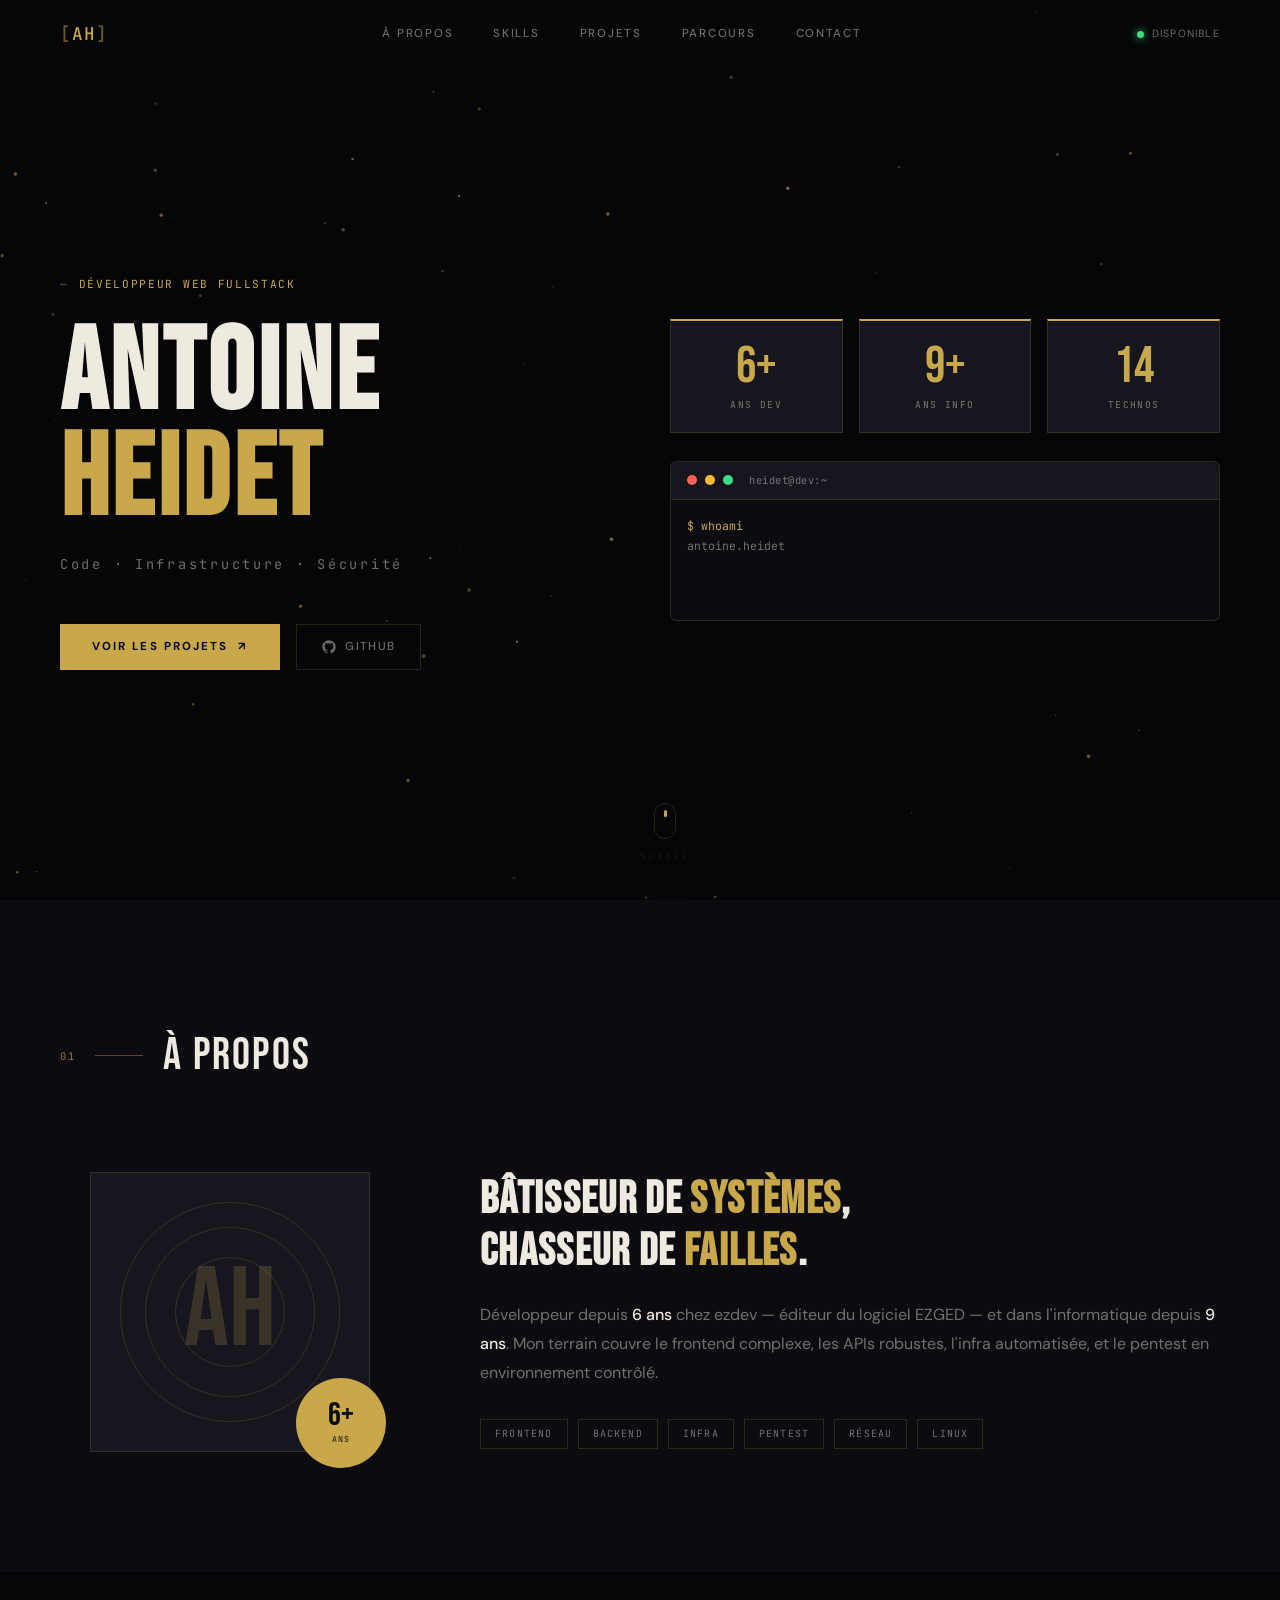
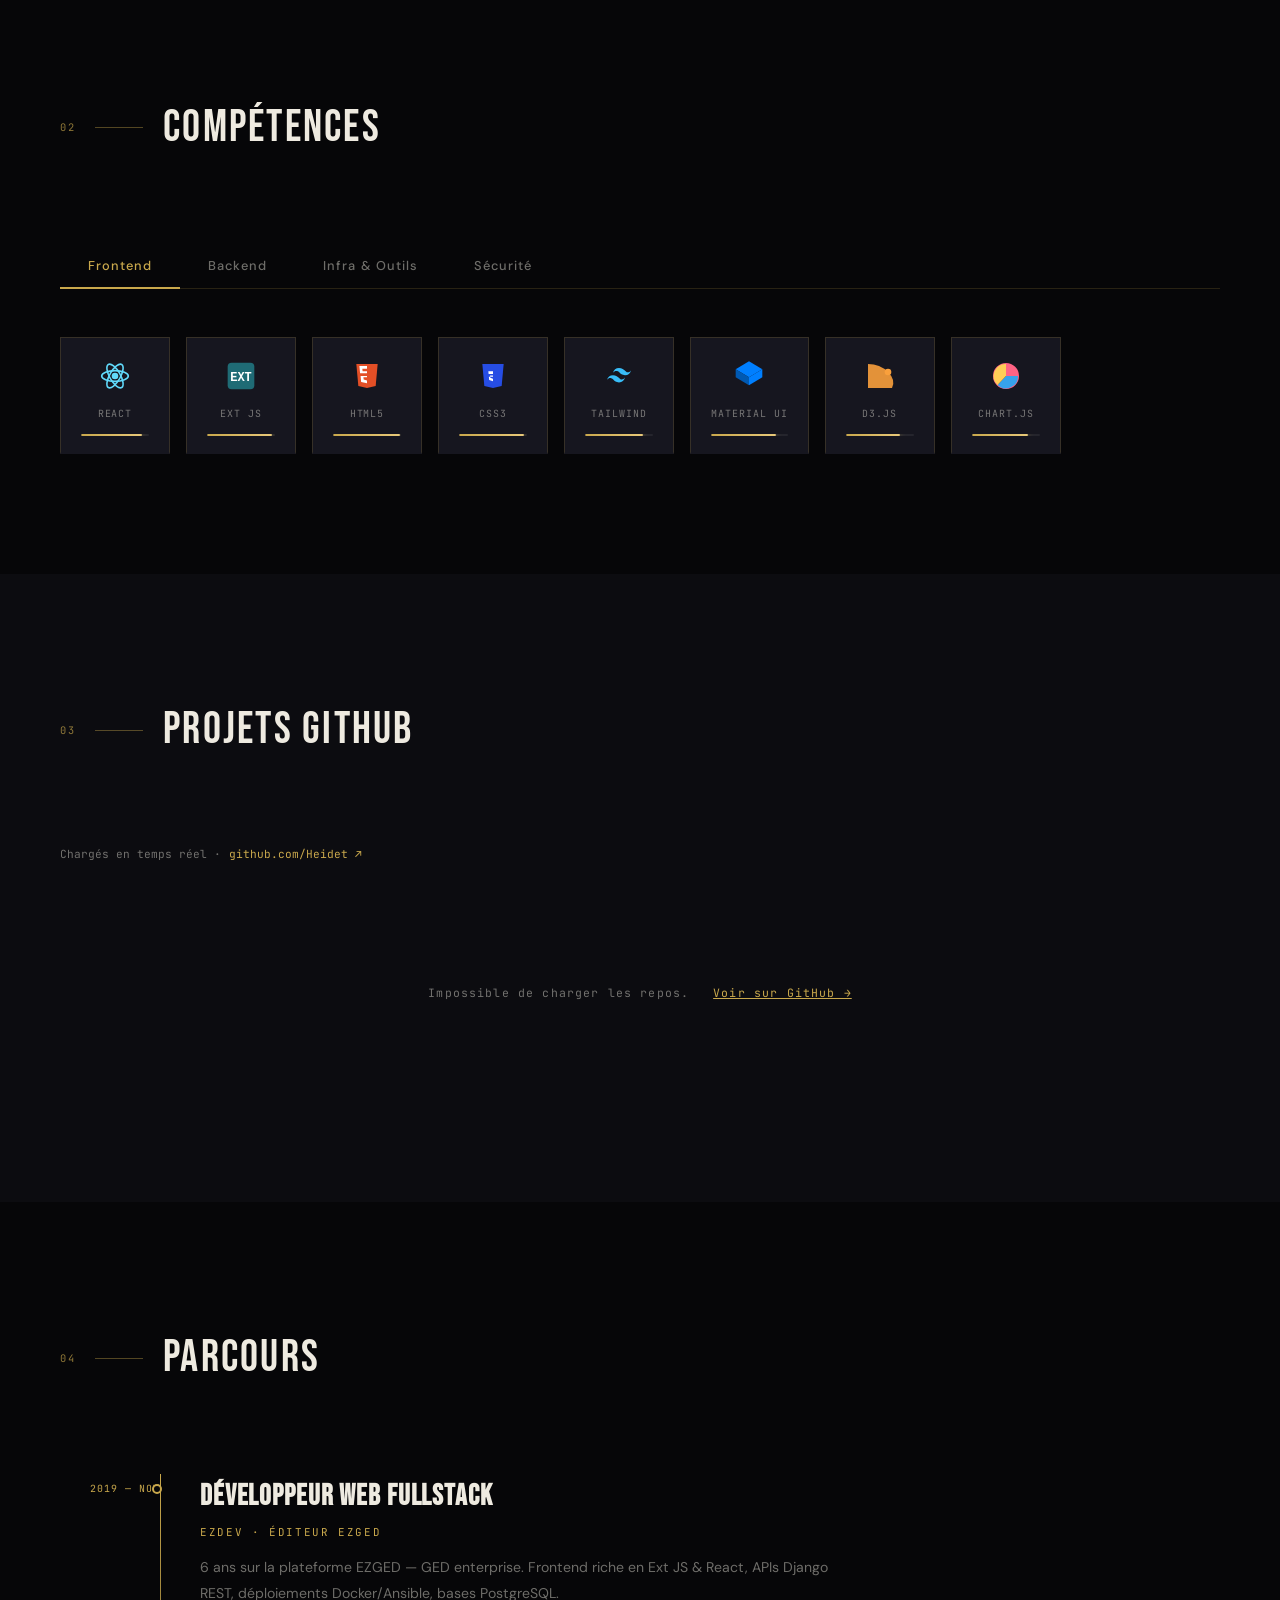
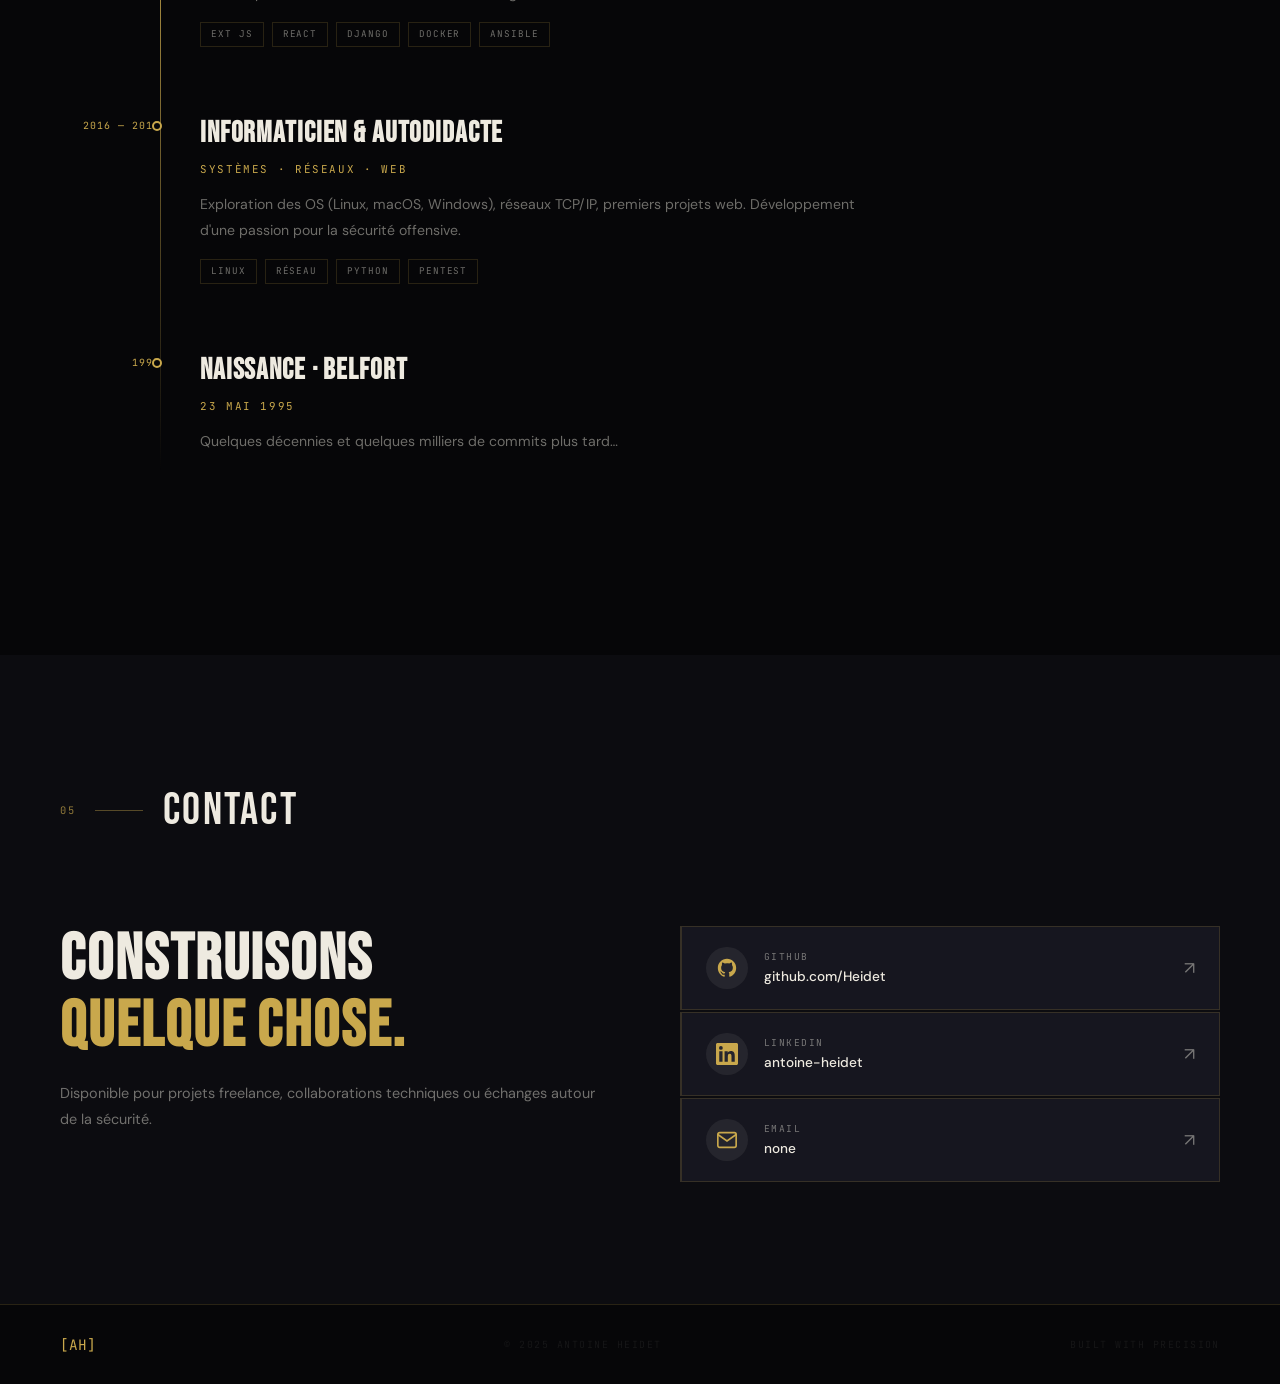
<file: index.html>
<!DOCTYPE html>
<html lang="fr">
<head>
  <meta charset="UTF-8" />
  <meta name="viewport" content="width=device-width, initial-scale=1.0" />
  <title>Antoine Heidet — DevOps</title>
  <link rel="preconnect" href="https://fonts.googleapis.com" />
  <link href="https://fonts.googleapis.com/css2?family=Bebas+Neue&family=DM+Sans:ital,wght@0,300;0,400;0,500;1,300&family=JetBrains+Mono:wght@300;400;500&display=swap" rel="stylesheet" />
  <link rel="stylesheet" href="style.css" />
</head>
<body>

<!-- LOADER -->
<div id="loader">
  <div class="loader-inner">
    <div class="loader-bar"><div class="loader-fill"></div></div>
    <span class="loader-text">Initialisation<span class="loader-dots"></span></span>
  </div>
</div>

<!-- CANVAS BACKGROUND -->
<canvas id="bg-canvas"></canvas>

<!-- NAV -->
<nav id="nav">
  <div class="nav-logo"><span class="logo-bracket">[</span>AH<span class="logo-bracket">]</span></div>
  <div class="nav-links">
    <a href="#about" class="nav-link">À propos</a>
    <a href="#skills" class="nav-link">Skills</a>
    <a href="#projects" class="nav-link">Projets</a>
    <a href="#experience" class="nav-link">Parcours</a>
    <a href="#contact" class="nav-link">Contact</a>
  </div>
  <div class="nav-right">
    <div class="nav-status"><span class="status-dot"></span><span>Disponible</span></div>
    <!-- HAMBURGER -->
    <!-- <button class="nav-hamburger" id="nav-hamburger" aria-label="Menu" aria-expanded="false">
      <span></span><span></span><span></span>
    </button> -->
  </div>
</nav>

<!-- MOBILE MENU OVERLAY -->
<div class="mobile-menu" id="mobile-menu" aria-hidden="true">
  <div class="mobile-menu-inner">
    <a href="#about"      class="mobile-link" data-num="01">À propos</a>
    <a href="#skills"     class="mobile-link" data-num="02">Skills</a>
    <a href="#projects"   class="mobile-link" data-num="03">Projets</a>
    <a href="#experience" class="mobile-link" data-num="04">Parcours</a>
    <a href="#contact"    class="mobile-link" data-num="05">Contact</a>
  </div>
  <div class="mobile-menu-foot">
    <span class="status-dot"></span><span>Disponible</span>
  </div>
</div>

<!-- HERO -->
<section id="hero">
  <div class="hero-left">
    <div class="hero-tag"><span class="tag-dash">—</span> Développeur Web Fullstack</div>
    <h1 class="hero-name">
      <span class="name-line" data-text="ANTOINE">ANTOINE</span>
      <span class="name-line accent" data-text="HEIDET">HEIDET</span>
    </h1>
    <p class="hero-sub">Code · Infrastructure · Sécurité</p>
    <div class="hero-cta">
      <a href="#projects" class="btn-main">
        <span class="btn-text">Voir les projets</span>
        <span class="btn-icon">↗</span>
        <span class="btn-bg"></span>
      </a>
      <a href="https://github.com/Heidet" target="_blank" class="btn-ghost">
        <svg width="16" height="16" viewBox="0 0 24 24" fill="currentColor"><path d="M12 2C6.477 2 2 6.477 2 12c0 4.42 2.865 8.166 6.839 9.489.5.092.682-.217.682-.482 0-.237-.008-.866-.013-1.7-2.782.604-3.369-1.341-3.369-1.341-.454-1.155-1.11-1.463-1.11-1.463-.908-.62.069-.608.069-.608 1.003.07 1.531 1.03 1.531 1.03.892 1.529 2.341 1.087 2.91.832.092-.647.35-1.088.636-1.338-2.22-.253-4.555-1.11-4.555-4.943 0-1.091.39-1.984 1.029-2.683-.103-.253-.446-1.27.098-2.647 0 0 .84-.269 2.75 1.025A9.578 9.578 0 0112 6.836c.85.004 1.705.114 2.504.336 1.909-1.294 2.747-1.025 2.747-1.025.546 1.377.202 2.394.1 2.647.64.699 1.028 1.592 1.028 2.683 0 3.842-2.339 4.687-4.566 4.935.359.309.678.919.678 1.852 0 1.336-.012 2.415-.012 2.743 0 .267.18.579.688.481C19.138 20.163 22 16.418 22 12c0-5.523-4.477-10-10-10z"/></svg>
        GitHub
      </a>
    </div>
  </div>
  <div class="hero-right">
    <div class="hero-stats">
      <div class="stat-card" data-delay="0"><div class="stat-num" data-count="6">0</div><div class="stat-label">ans dev</div></div>
      <div class="stat-card" data-delay="150"><div class="stat-num" data-count="9">0</div><div class="stat-label">ans info</div></div>
      <div class="stat-card" data-delay="300"><div class="stat-num" data-count="15">0</div><div class="stat-label">technos</div></div>
    </div>
    <div class="hero-terminal">
      <div class="terminal-bar">
        <span class="t-dot red"></span><span class="t-dot yellow"></span><span class="t-dot green"></span>
        <span class="t-title">heidet@dev:~</span>
      </div>
      <div class="terminal-body" id="terminal-body"></div>
    </div>
  </div>
  <div class="hero-scroll-hint"><div class="scroll-wheel"><div class="scroll-wheel-inner"></div></div><span>Scroll</span></div>
</section>

<!-- À PROPOS -->
<section id="about" class="section">
  <div class="section-label">
    <span class="label-num">01</span><span class="label-line"></span><span class="label-text">À propos</span>
  </div>
  <div class="about-grid">
    <div class="about-avatar reveal-left">
      <div class="avatar-frame">
        <div class="avatar-inner">
          <div class="avatar-initials">AH</div>
          <div class="avatar-rings"><div class="ring r1"></div><div class="ring r2"></div><div class="ring r3"></div></div>
        </div>
        <div class="avatar-badge"><span class="badge-n">6+</span><span class="badge-t">ans</span></div>
      </div>
    </div>
    <div class="about-content reveal-right">
      <h2 class="about-title">Bâtisseur de <em>systèmes</em>,<br>chasseur de <em>failles</em>.</h2>
      <p class="about-text">Développeur depuis <strong>6 ans</strong> chez ezdev — éditeur du logiciel EZGED — et dans l'informatique depuis <strong>9 ans</strong>. Mon terrain couvre le frontend complexe, les APIs robustes, l'infra automatisée, et le pentest en environnement contrôlé.</p>
      <div class="about-tags">
        <span class="atag">Frontend</span><span class="atag">Backend</span><span class="atag">Infra</span><span class="atag">Pentest</span><span class="atag">Réseau</span><span class="atag">Linux</span>
      </div>
    </div>
  </div>
</section>

<!-- COMPÉTENCES -->
<section id="skills" class="section">
  <div class="section-label">
    <span class="label-num">02</span><span class="label-line"></span><span class="label-text">Compétences</span>
  </div>
  <div class="skills-tabs">
    <button class="stab active" data-tab="frontend">Frontend</button>
    <button class="stab" data-tab="backend">Backend</button>
    <button class="stab" data-tab="infra">Infra & Outils</button>
    <button class="stab" data-tab="secu">Sécurité</button>
  </div>
  <div class="skills-panels">

    <div class="skills-panel active" id="tab-frontend">
      <div class="skills-row">
        <div class="sk-card" style="--d:0ms"><div class="sk-icon"><svg viewBox="0 0 24 24" fill="none"><circle cx="12" cy="12" r="2.5" fill="#61DAFB"/><ellipse cx="12" cy="12" rx="10" ry="4" stroke="#61DAFB" stroke-width="1.2" fill="none"/><ellipse cx="12" cy="12" rx="10" ry="4" stroke="#61DAFB" stroke-width="1.2" fill="none" transform="rotate(60 12 12)"/><ellipse cx="12" cy="12" rx="10" ry="4" stroke="#61DAFB" stroke-width="1.2" fill="none" transform="rotate(120 12 12)"/></svg></div><span class="sk-name">React</span><div class="sk-bar"><div class="sk-fill" style="--p:90%"></div></div></div>
        <div class="sk-card" style="--d:60ms"><div class="sk-icon"><svg viewBox="0 0 24 24" fill="none"><rect x="2" y="2" width="20" height="20" rx="3" fill="#1F6B75"/><text x="12" y="16" text-anchor="middle" font-size="9" font-weight="bold" fill="white" font-family="monospace">EXT</text></svg></div><span class="sk-name">Ext JS</span><div class="sk-bar"><div class="sk-fill" style="--p:95%"></div></div></div>
        <div class="sk-card" style="--d:120ms"><div class="sk-icon"><svg viewBox="0 0 24 24"><path d="M4 3l1.5 16.5L12 21l6.5-1.5L20 3H4z" fill="#E34F26"/><path d="M12 8.5H8.7L8.5 6.5H12V4.5H6.3l.5 5.5h5.2v2h-4.8l.4 4.5L12 17.5v-2.1l-2.5-.7-.2-1.7H12v-2.5z" fill="white"/></svg></div><span class="sk-name">HTML5</span><div class="sk-bar"><div class="sk-fill" style="--p:98%"></div></div></div>
        <div class="sk-card" style="--d:180ms"><div class="sk-icon"><svg viewBox="0 0 24 24"><path d="M4 3l1.5 16.5L12 21l6.5-1.5L20 3H4z" fill="#264DE4"/><path d="M12 8.5H8.5l.2 2H12v2H8.9l.2 2.5L12 16v-2l-2-.6-.2-1.7H12V8.5z" fill="white"/></svg></div><span class="sk-name">CSS3</span><div class="sk-bar"><div class="sk-fill" style="--p:95%"></div></div></div>
        <div class="sk-card" style="--d:240ms"><div class="sk-icon"><svg viewBox="0 0 24 24" fill="none"><path d="M12 6C9.6 6 8.1 7.2 7.5 9.6c.9-1.2 1.95-1.65 3.15-1.35.685.171 1.174.667 1.715 1.215C13.24 10.39 14.22 11.4 16.5 11.4c2.4 0 3.9-1.2 4.5-3.6-.9 1.2-1.95 1.65-3.15 1.35C15.26 7.01 14.28 6 12 6zM7.5 11.4C5.1 11.4 3.6 12.6 3 15c.9-1.2 1.95-1.65 3.15-1.35.685.171 1.174.667 1.715 1.215C8.74 15.79 9.72 16.8 12 16.8c2.4 0 3.9-1.2 4.5-3.6-.9 1.2-1.95 1.65-3.15 1.35C10.76 12.41 9.78 11.4 7.5 11.4z" fill="#38BDF8"/></svg></div><span class="sk-name">Tailwind</span><div class="sk-bar"><div class="sk-fill" style="--p:85%"></div></div></div>
        <div class="sk-card" style="--d:300ms"><div class="sk-icon"><svg viewBox="0 0 24 24" fill="none"><path d="M2 7l10-6 10 6-10 6L2 7z" fill="#007FFF"/><path d="M2 7v6l10 6V13L2 7z" fill="#0059B2"/><path d="M22 7v6l-10 6V13l10-6z" fill="#007FFF"/></svg></div><span class="sk-name">Material UI</span><div class="sk-bar"><div class="sk-fill" style="--p:85%"></div></div></div>
        <div class="sk-card" style="--d:360ms"><div class="sk-icon"><svg viewBox="0 0 24 24" fill="none"><path d="M3 3Q12 3 18 9Q24 15 21 21L3 21Z" fill="#F9A03C" opacity="0.9"/><circle cx="18" cy="9" r="2.5" fill="#F9A03C"/></svg></div><span class="sk-name">D3.js</span><div class="sk-bar"><div class="sk-fill" style="--p:80%"></div></div></div>
        <div class="sk-card" style="--d:420ms"><div class="sk-icon"><svg viewBox="0 0 24 24" fill="none"><circle cx="12" cy="12" r="9" stroke="#FF6384" stroke-width="1.5" fill="none"/><path d="M12 12L12 3A9 9 0 0 1 21 12Z" fill="#FF6384"/><path d="M12 12L21 12A9 9 0 0 1 5.7 18.7Z" fill="#36A2EB"/><path d="M12 12L5.7 18.7A9 9 0 0 1 12 3Z" fill="#FFCE56"/></svg></div><span class="sk-name">Chart.js</span><div class="sk-bar"><div class="sk-fill" style="--p:82%"></div></div></div>
      </div>
    </div>

    <div class="skills-panel" id="tab-backend">
      <div class="skills-row">
        <div class="sk-card" style="--d:0ms"><div class="sk-icon"><svg viewBox="0 0 24 24"><path d="M11.9 2C7.4 2 7.6 4 7.6 4v2h4.4v.6H6.1S3 6.3 3 11s2.6 4.5 2.6 4.5H7v-2.2s-.1-2.6 2.6-2.6h4.4s2.4.1 2.4-2.3V4.4C16.4 2 11.9 2 11.9 2zm-1.4 1.4a.9.9 0 1 1 0 1.8.9.9 0 0 1 0-1.8z" fill="#3776AB"/><path d="M12.1 22c4.5 0 4.3-2 4.3-2v-2h-4.4v-.6h5.9s3.1.3 3.1-4.4-2.6-4.5-2.6-4.5H17v2.2s.1 2.6-2.6 2.6H10s-2.4-.1-2.4 2.3v3.9C7.6 22 12.1 22 12.1 22zm1.4-1.4a.9.9 0 1 1 0-1.8.9.9 0 0 1 0 1.8z" fill="#FFD43B"/></svg></div><span class="sk-name">Python</span><div class="sk-bar"><div class="sk-fill" style="--p:90%"></div></div></div>
        <div class="sk-card" style="--d:60ms"><div class="sk-icon"><svg viewBox="0 0 24 24" fill="none"><rect x="2" y="2" width="20" height="20" rx="3" fill="#092E20"/><text x="12" y="16" text-anchor="middle" font-size="7.5" font-weight="bold" fill="#44B78B" font-family="monospace">DRF</text></svg></div><span class="sk-name">Django REST</span><div class="sk-bar"><div class="sk-fill" style="--p:88%"></div></div></div>
        <div class="sk-card" style="--d:120ms"><div class="sk-icon"><svg viewBox="0 0 24 24"><path d="M17.1 2.4c-1.3-.3-2.6.1-3.7.7-1-.4-2.2-.6-3.5-.4C6.1 3.3 3 6.5 3 10.4c0 2.4.8 4.1 1.9 4.8.5.3 1 .4 1.5.2.5 1.4 1.2 2.4 2 3 .5.4 1.1.6 1.7.5v1.8c0 .8.6 1.4 1.3 1.3l.5-1.4.5 1.4c.7.1 1.3-.5 1.3-1.3v-1.9c1.6-.3 3-1.9 3.7-4.2.4.1.8 0 1.2-.2 1.1-.7 1.8-2.4 1.8-4.6 0-2-.8-4-2.3-5.4z" fill="#336791"/><ellipse cx="9.5" cy="8.5" rx="1" ry="1.5" fill="white" opacity="0.8"/><ellipse cx="14" cy="8.5" rx="1" ry="1.5" fill="white" opacity="0.8"/></svg></div><span class="sk-name">PostgreSQL</span><div class="sk-bar"><div class="sk-fill" style="--p:85%"></div></div></div>
        <div class="sk-card" style="--d:180ms"><div class="sk-icon"><svg viewBox="0 0 24 24" fill="none"><ellipse cx="12" cy="8" rx="9" ry="4" fill="#D82C20"/><path d="M3 8v3c0 2.2 4 4 9 4s9-1.8 9-4V8" fill="#D82C20"/><ellipse cx="12" cy="8" rx="9" ry="4" fill="#FF6B6B" opacity="0.4"/><text x="12" y="9.5" text-anchor="middle" font-size="4.5" font-weight="bold" fill="white" font-family="monospace">REDIS</text></svg></div><span class="sk-name">Redis</span><div class="sk-bar"><div class="sk-fill" style="--p:70%"></div></div></div>
        <div class="sk-card" style="--d:240ms"><div class="sk-icon"><svg viewBox="0 0 24 24" fill="none"><path d="M3 12Q3 6 9 6" stroke="#c9a84c" stroke-width="2" stroke-linecap="round"/><path d="M3 12Q3 18 9 18" stroke="#c9a84c" stroke-width="2" stroke-linecap="round"/><path d="M21 12Q21 6 15 6" stroke="#c9a84c" stroke-width="2" stroke-linecap="round"/><path d="M21 12Q21 18 15 18" stroke="#c9a84c" stroke-width="2" stroke-linecap="round"/><circle cx="12" cy="12" r="2.5" fill="#c9a84c"/></svg></div><span class="sk-name">WebSocket</span><div class="sk-bar"><div class="sk-fill" style="--p:72%"></div></div></div>
      </div>
    </div>

    <div class="skills-panel" id="tab-infra">
      <div class="skills-row">
        <div class="sk-card" style="--d:0ms"><div class="sk-icon"><svg viewBox="0 0 24 24"><path d="M13.5 11h-2v-2h2v2zm-2.5 0h-2V9h2v2zm-2.5 0H6.5V9H8.5v2zm5 0h-2V9h2v2zm2.5 0h-2V9h2v2zm-5-2.5h-2V6.5h2V8.5zm2.5 0h-2V6.5h2V8.5z" fill="#2496ED"/><path d="M22.5 11.5c-.4-.3-1.4-.4-2.1-.3-.2-.7-.6-1.3-1.3-1.7l-.4-.2-.3.4c-.4.6-.5 1.5-.4 2.2-.3-.2-.9-.2-1.2-.2H2.5c-.3 1.1 0 3.3 1.3 4.6.9.9 2.3 1.2 3.7 1.2 3.5 0 6.1-1.6 7.5-4.5.5 0 1.5 0 2-.6.1-.1.3-.3.5-.9z" fill="#2496ED"/></svg></div><span class="sk-name">Docker</span><div class="sk-bar"><div class="sk-fill" style="--p:88%"></div></div></div>
        <div class="sk-card" style="--d:60ms"><div class="sk-icon"><svg viewBox="0 0 24 24" fill="none"><circle cx="12" cy="12" r="10" fill="#EE0000"/><path d="M12 4L16 18L12 15L8 18Z" fill="white"/></svg></div><span class="sk-name">Ansible</span><div class="sk-bar"><div class="sk-fill" style="--p:82%"></div></div></div>
        <div class="sk-card" style="--d:120ms"><div class="sk-icon"><svg viewBox="0 0 24 24"><path d="M12 2C8 2 5 6 5 10c0 2 .5 3.5 1 4.5-.5 1-1 2.5-1 3.5 0 1.5 1 2.5 2 2.5.5 0 1-.2 1.5-.5.5.3 1.5.5 3.5.5s3-.2 3.5-.5c.5.3 1 .5 1.5.5 1 0 2-1 2-2.5 0-1-.5-2.5-1-3.5.5-1 1-2.5 1-4.5 0-4-3-8-7-8z" fill="#FCC624"/><circle cx="9.5" cy="10.5" r="1" fill="#333"/><circle cx="14.5" cy="10.5" r="1" fill="#333"/></svg></div><span class="sk-name">Linux</span><div class="sk-bar"><div class="sk-fill" style="--p:92%"></div></div></div>
        <div class="sk-card" style="--d:180ms"><div class="sk-icon"><svg viewBox="0 0 24 24"><path d="M2 4.5L10.5 3.5V11H2V4.5z" fill="#00ADEF"/><path d="M11.5 3.4L22 2V11H11.5V3.4z" fill="#00ADEF"/><path d="M2 12H10.5V19.5L2 18.5V12z" fill="#00ADEF"/><path d="M11.5 12H22V21L11.5 19.7V12z" fill="#00ADEF"/></svg></div><span class="sk-name">Windows</span><div class="sk-bar"><div class="sk-fill" style="--p:85%"></div></div></div>
        <div class="sk-card" style="--d:240ms"><div class="sk-icon"><svg viewBox="0 0 24 24"><path d="M21.7 11.3l-9-9a1 1 0 0 0-1.4 0l-2 2 2.5 2.5a1.2 1.2 0 0 1 1.5 1.5l2.4 2.4a1.2 1.2 0 1 1-.7.7L13 9v6.3a1.2 1.2 0 1 1-1 0V8.9a1.2 1.2 0 0 1-.7-1.6L8.9 4.9l-6.6 6.6a1 1 0 0 0 0 1.4l9 9a1 1 0 0 0 1.4 0l9-9a1 1 0 0 0 0-1.6z" fill="#F05033"/></svg></div><span class="sk-name">Git</span><div class="sk-bar"><div class="sk-fill" style="--p:93%"></div></div></div>
        <div class="sk-card" style="--d:300ms"><div class="sk-icon"><svg viewBox="0 0 24 24"><path d="M12 3C9 3 7.5 5 7 6.5 5.5 6.8 4 8.5 4 11c0 4 3 9 5 9 1 0 1.5-.5 3-.5s2 .5 3 .5c2 0 5-5 5-9 0-2.5-1.5-4.2-3-4.5C16.5 5 15 3 12 3z" fill="#555"/><ellipse cx="10" cy="4" rx="2" ry="1.5" fill="#888" transform="rotate(-15 10 4)"/></svg></div><span class="sk-name">macOS</span><div class="sk-bar"><div class="sk-fill" style="--p:90%"></div></div></div>
      </div>
    </div>

    <div class="skills-panel" id="tab-secu">
      <div class="skills-row">
        <div class="sk-card" style="--d:0ms"><div class="sk-icon"><svg viewBox="0 0 24 24" fill="none"><circle cx="12" cy="12" r="9" stroke="#c9a84c" stroke-width="1.5"/><path d="M8 12L11 15L16 9" stroke="#c9a84c" stroke-width="1.8" stroke-linecap="round" stroke-linejoin="round"/></svg></div><span class="sk-name">Pentest</span><div class="sk-bar"><div class="sk-fill" style="--p:75%"></div></div></div>
        <div class="sk-card" style="--d:60ms"><div class="sk-icon"><svg viewBox="0 0 24 24" fill="none"><circle cx="12" cy="12" r="10" fill="#268BEE"/><path d="M7 7L12 12L7 17" stroke="white" stroke-width="2" stroke-linecap="round" stroke-linejoin="round"/><path d="M12 7L17 7" stroke="white" stroke-width="2" stroke-linecap="round"/></svg></div><span class="sk-name">Kali Linux</span><div class="sk-bar"><div class="sk-fill" style="--p:78%"></div></div></div>
        <div class="sk-card" style="--d:120ms"><div class="sk-icon"><svg viewBox="0 0 24 24" fill="none"><path d="M12 2L4 7v5c0 4.4 3.4 8.5 8 9.5 4.6-1 8-5.1 8-9.5V7L12 2z" fill="#5B5EA6"/><path d="M12 7v5m0 3v.5" stroke="white" stroke-width="2" stroke-linecap="round"/></svg></div><span class="sk-name">OWASP</span><div class="sk-bar"><div class="sk-fill" style="--p:72%"></div></div></div>
        <div class="sk-card" style="--d:180ms"><div class="sk-icon"><svg viewBox="0 0 24 24" fill="none"><circle cx="12" cy="5" r="2.5" fill="#c9a84c"/><circle cx="4" cy="19" r="2.5" fill="#c9a84c"/><circle cx="20" cy="19" r="2.5" fill="#c9a84c"/><path d="M12 7.5L4 16.5M12 7.5L20 16.5M4 19L20 19" stroke="#c9a84c" stroke-width="1.2" stroke-linecap="round"/></svg></div><span class="sk-name">Réseau</span><div class="sk-bar"><div class="sk-fill" style="--p:80%"></div></div></div>
        <div class="sk-card" style="--d:240ms"><div class="sk-icon"><svg viewBox="0 0 24 24" fill="none"><rect x="3" y="11" width="18" height="11" rx="2" stroke="#c9a84c" stroke-width="1.5"/><path d="M7 11V7a5 5 0 0 1 10 0v4" stroke="#c9a84c" stroke-width="1.5" stroke-linecap="round"/><circle cx="12" cy="16" r="1.5" fill="#c9a84c"/></svg></div><span class="sk-name">Audit sécurité</span><div class="sk-bar"><div class="sk-fill" style="--p:70%"></div></div></div>
      </div>
    </div>

  </div>
</section>

<!-- PROJETS GITHUB -->
<section id="projects" class="section">
  <div class="section-label">
    <span class="label-num">03</span><span class="label-line"></span><span class="label-text">Projets GitHub</span>
  </div>
  <div class="projects-meta reveal-up">
    <span>Chargés en temps réel ·</span>
    <a href="https://github.com/Heidet" target="_blank" class="meta-link">github.com/Heidet ↗</a>
  </div>
  <div class="github-grid" id="github-grid">
    <div class="gh-loading"><div class="loading-spinner"></div><span>Connexion à l'API GitHub…</span></div>
  </div>
</section>

<!-- PARCOURS -->
<section id="experience" class="section">
  <div class="section-label">
    <span class="label-num">04</span><span class="label-line"></span><span class="label-text">Parcours</span>
  </div>
  <div class="timeline">
    <div class="tl-item reveal-left">
      <div class="tl-year">2019 — NOW</div>
      <div class="tl-content">
        <div class="tl-dot"></div>
        <h3 class="tl-role">Développeur Web Fullstack</h3>
        <div class="tl-company">ezdev · Éditeur EZGED</div>
        <p class="tl-desc">6 ans sur la plateforme EZGED — GED enterprise. Frontend riche en Ext JS & React, APIs Django REST, déploiements Docker/Ansible, bases PostgreSQL.</p>
        <div class="tl-tags"><span>Ext JS</span><span>React</span><span>Django</span><span>Docker</span><span>Ansible</span></div>
      </div>
    </div>
    <div class="tl-item reveal-left" style="--d:150ms">
      <div class="tl-year">2016 — 2019</div>
      <div class="tl-content">
        <div class="tl-dot"></div>
        <h3 class="tl-role">Informaticien & Autodidacte</h3>
        <div class="tl-company">Systèmes · Réseaux · Web</div>
        <p class="tl-desc">Exploration des OS (Linux, macOS, Windows), réseaux TCP/IP, premiers projets web. Développement d'une passion pour la sécurité offensive.</p>
        <div class="tl-tags"><span>Linux</span><span>Réseau</span><span>Python</span><span>Pentest</span></div>
      </div>
    </div>
    <div class="tl-item reveal-left" style="--d:300ms">
      <div class="tl-year">1995</div>
      <div class="tl-content">
        <div class="tl-dot"></div>
        <h3 class="tl-role">Naissance · Belfort</h3>
        <div class="tl-company">23 mai 1995</div>
        <p class="tl-desc">Quelques décennies et quelques milliers de commits plus tard…</p>
      </div>
    </div>
  </div>
</section>

<!-- CONTACT -->
<section id="contact" class="section">
  <div class="section-label">
    <span class="label-num">05</span><span class="label-line"></span><span class="label-text">Contact</span>
  </div>
  <div class="contact-wrap">
    <div class="contact-left reveal-left">
      <h2 class="contact-title">Construisons<br><em>quelque chose.</em></h2>
      <p class="contact-sub">Disponible pour projets freelance, collaborations techniques ou échanges autour de la sécurité.</p>
    </div>
    <div class="contact-right reveal-right">
      <a href="https://github.com/Heidet" target="_blank" class="contact-card">
        <div class="cc-icon"><svg width="22" height="22" viewBox="0 0 24 24" fill="currentColor"><path d="M12 2C6.477 2 2 6.477 2 12c0 4.42 2.865 8.166 6.839 9.489.5.092.682-.217.682-.482 0-.237-.008-.866-.013-1.7-2.782.604-3.369-1.341-3.369-1.341-.454-1.155-1.11-1.463-1.11-1.463-.908-.62.069-.608.069-.608 1.003.07 1.531 1.03 1.531 1.03.892 1.529 2.341 1.087 2.91.832.092-.647.35-1.088.636-1.338-2.22-.253-4.555-1.11-4.555-4.943 0-1.091.39-1.984 1.029-2.683-.103-.253-.446-1.27.098-2.647 0 0 .84-.269 2.75 1.025A9.578 9.578 0 0112 6.836c.85.004 1.705.114 2.504.336 1.909-1.294 2.747-1.025 2.747-1.025.546 1.377.202 2.394.1 2.647.64.699 1.028 1.592 1.028 2.683 0 3.842-2.339 4.687-4.566 4.935.359.309.678.919.678 1.852 0 1.336-.012 2.415-.012 2.743 0 .267.18.579.688.481C19.138 20.163 22 16.418 22 12c0-5.523-4.477-10-10-10z"/></svg></div>
        <div class="cc-info"><div class="cc-label">GitHub</div><div class="cc-val">github.com/Heidet</div></div>
        <span class="cc-arrow">↗</span>
      </a>
      <a href="https://www.linkedin.com/in/antoine-heidet/" target="_blank" class="contact-card">
        <div class="cc-icon"><svg width="22" height="22" viewBox="0 0 24 24" fill="currentColor"><path d="M20.447 20.452h-3.554v-5.569c0-1.328-.027-3.037-1.852-3.037-1.853 0-2.136 1.445-2.136 2.939v5.667H9.351V9h3.414v1.561h.046c.477-.9 1.637-1.85 3.37-1.85 3.601 0 4.267 2.37 4.267 5.455v6.286zM5.337 7.433a2.062 2.062 0 0 1-2.063-2.065 2.064 2.064 0 1 1 2.063 2.065zm1.782 13.019H3.555V9h3.564v11.452zM22.225 0H1.771C.792 0 0 .774 0 1.729v20.542C0 23.227.792 24 1.771 24h20.451C23.2 24 24 23.227 24 22.271V1.729C24 .774 23.2 0 22.222 0h.003z"/></svg></div>
        <div class="cc-info"><div class="cc-label">LinkedIn</div><div class="cc-val">antoine-heidet</div></div>
        <span class="cc-arrow">↗</span>
      </a>
      <a href="mailto:contact@antoine-heidet.dev" class="contact-card contact-card-email">
        <div class="cc-icon"><svg width="22" height="22" viewBox="0 0 24 24" fill="none" stroke="currentColor" stroke-width="1.8"><path d="M4 4h16c1.1 0 2 .9 2 2v12c0 1.1-.9 2-2 2H4c-1.1 0-2-.9-2-2V6c0-1.1.9-2 2-2z"/><polyline points="22,6 12,13 2,6"/></svg></div>
        <div class="cc-info"><div class="cc-label">Email</div><div class="cc-val">none</div></div>
        <span class="cc-arrow">↗</span>
      </a>
    </div>
  </div>
</section>

<footer>
  <span class="footer-logo">[AH]</span>
  <span class="footer-copy">© 2025 Antoine Heidet</span>
  <span class="footer-built">Built with precision</span>
</footer>

<script src="main.js"></script>
</body>
</html>
</file>
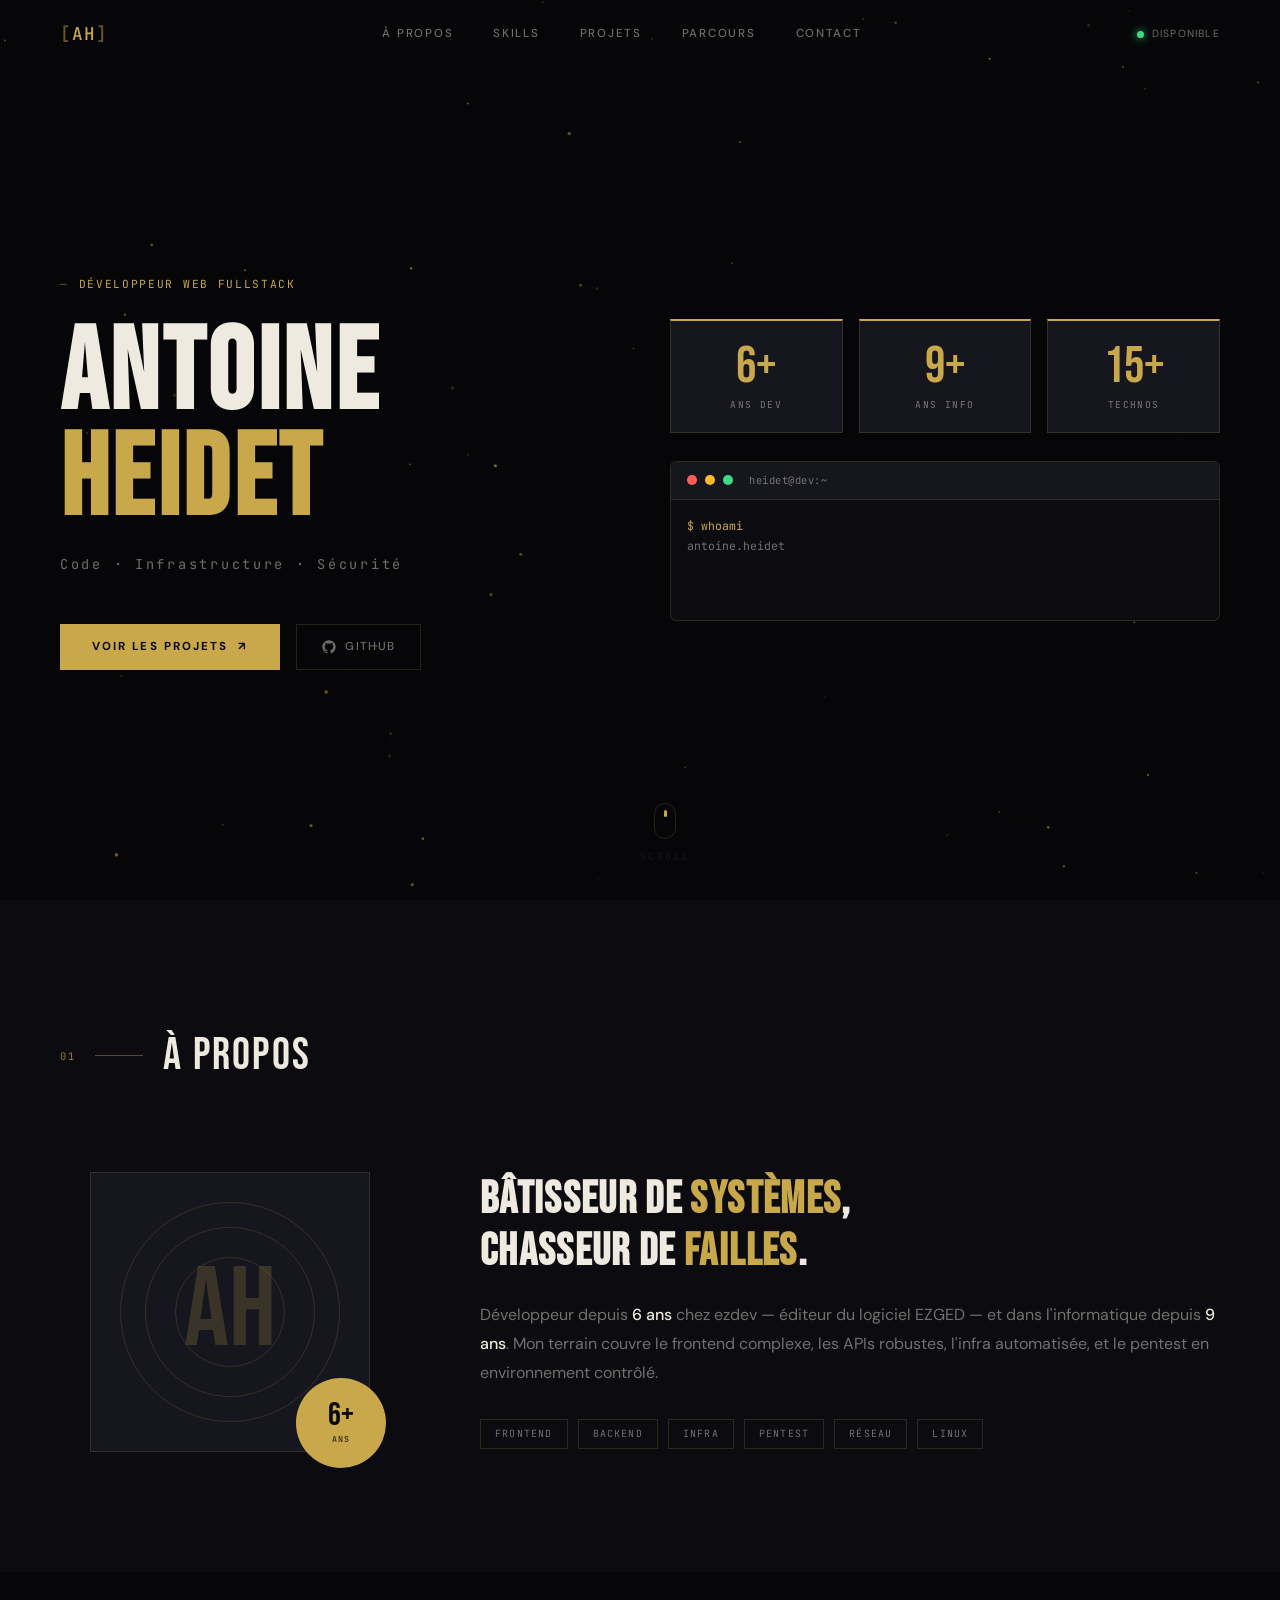
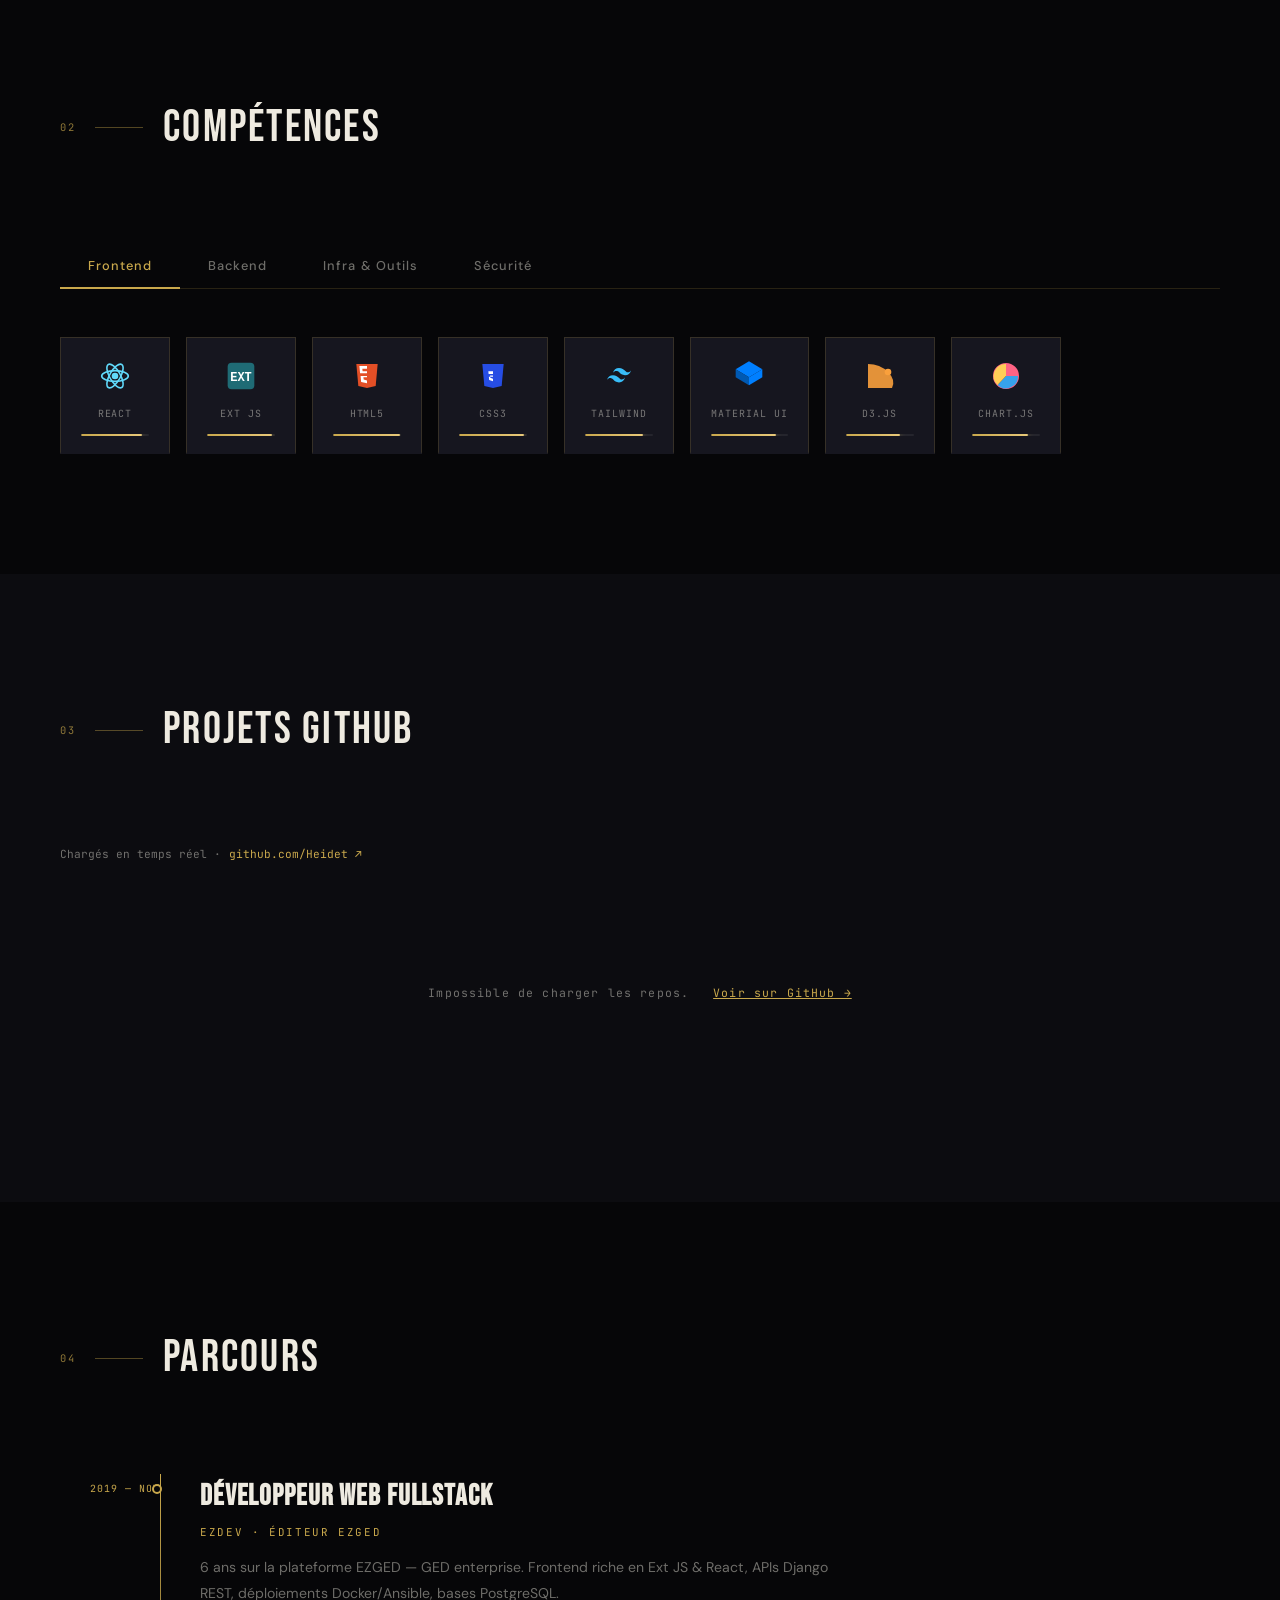
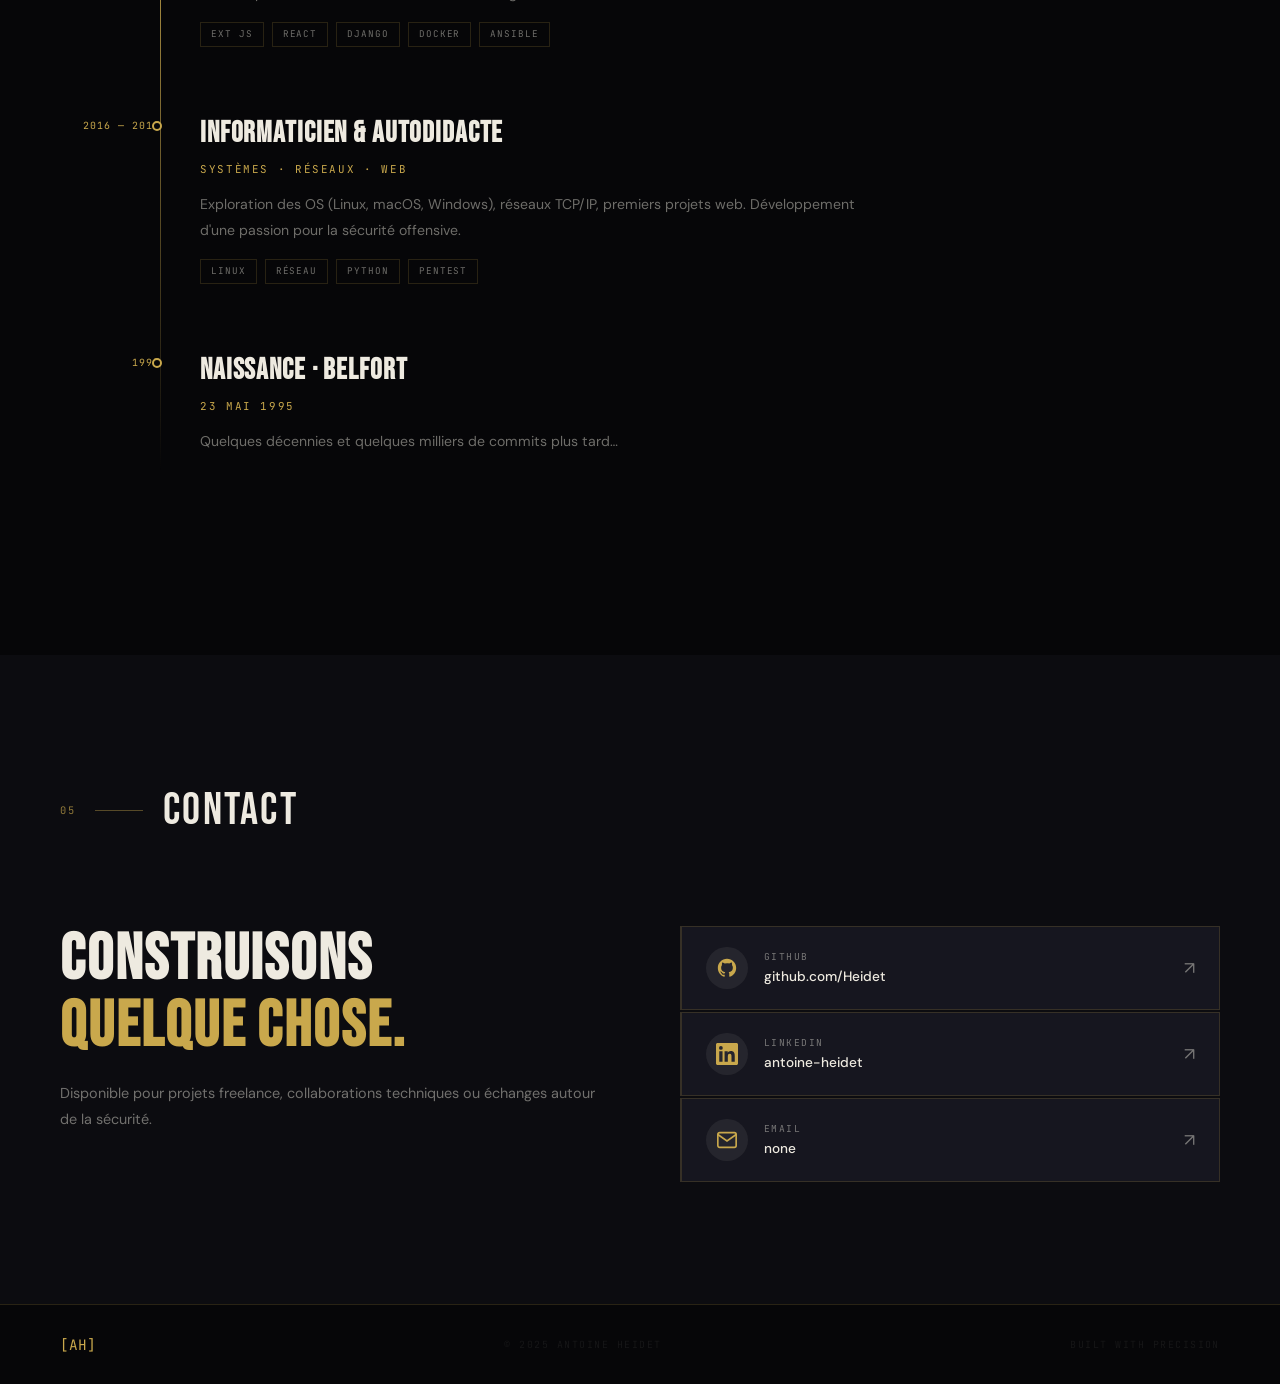
<file: portfolio.html>
<!DOCTYPE html>
<html lang="fr">
<head>
  <meta charset="UTF-8" />
  <meta name="viewport" content="width=device-width, initial-scale=1.0" />
  <title>Antoine Heidet — Dev Web</title>
  <link rel="preconnect" href="https://fonts.googleapis.com" />
  <link href="https://fonts.googleapis.com/css2?family=Bebas+Neue&family=DM+Sans:ital,wght@0,300;0,400;0,500;1,300&family=JetBrains+Mono:wght@300;400;500&display=swap" rel="stylesheet" />
  <link rel="stylesheet" href="style.css" />
</head>
<body>

<!-- LOADER -->
<div id="loader">
  <div class="loader-inner">
    <div class="loader-bar"><div class="loader-fill"></div></div>
    <span class="loader-text">Initialisation<span class="loader-dots"></span></span>
  </div>
</div>

<!-- CANVAS BACKGROUND -->
<canvas id="bg-canvas"></canvas>

<!-- NAV -->
<nav id="nav">
  <div class="nav-logo"><span class="logo-bracket">[</span>AH<span class="logo-bracket">]</span></div>
  <div class="nav-links">
    <a href="#about" class="nav-link">À propos</a>
    <a href="#skills" class="nav-link">Skills</a>
    <a href="#projects" class="nav-link">Projets</a>
    <a href="#experience" class="nav-link">Parcours</a>
    <a href="#contact" class="nav-link">Contact</a>
  </div>
  <div class="nav-right">
    <div class="nav-status"><span class="status-dot"></span><span>Disponible</span></div>
    <!-- HAMBURGER -->
    <!-- <button class="nav-hamburger" id="nav-hamburger" aria-label="Menu" aria-expanded="false">
      <span></span><span></span><span></span>
    </button> -->
  </div>
</nav>

<!-- MOBILE MENU OVERLAY -->
<div class="mobile-menu" id="mobile-menu" aria-hidden="true">
  <div class="mobile-menu-inner">
    <a href="#about"      class="mobile-link" data-num="01">À propos</a>
    <a href="#skills"     class="mobile-link" data-num="02">Skills</a>
    <a href="#projects"   class="mobile-link" data-num="03">Projets</a>
    <a href="#experience" class="mobile-link" data-num="04">Parcours</a>
    <a href="#contact"    class="mobile-link" data-num="05">Contact</a>
  </div>
  <div class="mobile-menu-foot">
    <span class="status-dot"></span><span>Disponible</span>
  </div>
</div>

<!-- HERO -->
<section id="hero">
  <div class="hero-left">
    <div class="hero-tag"><span class="tag-dash">—</span> Développeur Web Fullstack</div>
    <h1 class="hero-name">
      <span class="name-line" data-text="ANTOINE">ANTOINE</span>
      <span class="name-line accent" data-text="HEIDET">HEIDET</span>
    </h1>
    <p class="hero-sub">Code · Infrastructure · Sécurité</p>
    <div class="hero-cta">
      <a href="#projects" class="btn-main">
        <span class="btn-text">Voir les projets</span>
        <span class="btn-icon">↗</span>
        <span class="btn-bg"></span>
      </a>
      <a href="https://github.com/Heidet" target="_blank" class="btn-ghost">
        <svg width="16" height="16" viewBox="0 0 24 24" fill="currentColor"><path d="M12 2C6.477 2 2 6.477 2 12c0 4.42 2.865 8.166 6.839 9.489.5.092.682-.217.682-.482 0-.237-.008-.866-.013-1.7-2.782.604-3.369-1.341-3.369-1.341-.454-1.155-1.11-1.463-1.11-1.463-.908-.62.069-.608.069-.608 1.003.07 1.531 1.03 1.531 1.03.892 1.529 2.341 1.087 2.91.832.092-.647.35-1.088.636-1.338-2.22-.253-4.555-1.11-4.555-4.943 0-1.091.39-1.984 1.029-2.683-.103-.253-.446-1.27.098-2.647 0 0 .84-.269 2.75 1.025A9.578 9.578 0 0112 6.836c.85.004 1.705.114 2.504.336 1.909-1.294 2.747-1.025 2.747-1.025.546 1.377.202 2.394.1 2.647.64.699 1.028 1.592 1.028 2.683 0 3.842-2.339 4.687-4.566 4.935.359.309.678.919.678 1.852 0 1.336-.012 2.415-.012 2.743 0 .267.18.579.688.481C19.138 20.163 22 16.418 22 12c0-5.523-4.477-10-10-10z"/></svg>
        GitHub
      </a>
    </div>
  </div>
  <div class="hero-right">
    <div class="hero-stats">
      <div class="stat-card" data-delay="0"><div class="stat-num" data-count="6">0</div><div class="stat-label">ans dev</div></div>
      <div class="stat-card" data-delay="150"><div class="stat-num" data-count="9">0</div><div class="stat-label">ans info</div></div>
      <div class="stat-card" data-delay="300"><div class="stat-num" data-count="15">0</div><div class="stat-label">technos</div></div>
    </div>
    <div class="hero-terminal">
      <div class="terminal-bar">
        <span class="t-dot red"></span><span class="t-dot yellow"></span><span class="t-dot green"></span>
        <span class="t-title">heidet@dev:~</span>
      </div>
      <div class="terminal-body" id="terminal-body"></div>
    </div>
  </div>
  <div class="hero-scroll-hint"><div class="scroll-wheel"><div class="scroll-wheel-inner"></div></div><span>Scroll</span></div>
</section>

<!-- À PROPOS -->
<section id="about" class="section">
  <div class="section-label">
    <span class="label-num">01</span><span class="label-line"></span><span class="label-text">À propos</span>
  </div>
  <div class="about-grid">
    <div class="about-avatar reveal-left">
      <div class="avatar-frame">
        <div class="avatar-inner">
          <div class="avatar-initials">AH</div>
          <div class="avatar-rings"><div class="ring r1"></div><div class="ring r2"></div><div class="ring r3"></div></div>
        </div>
        <div class="avatar-badge"><span class="badge-n">6+</span><span class="badge-t">ans</span></div>
      </div>
    </div>
    <div class="about-content reveal-right">
      <h2 class="about-title">Bâtisseur de <em>systèmes</em>,<br>chasseur de <em>failles</em>.</h2>
      <p class="about-text">Développeur depuis <strong>6 ans</strong> chez ezdev — éditeur du logiciel EZGED — et dans l'informatique depuis <strong>9 ans</strong>. Mon terrain couvre le frontend complexe, les APIs robustes, l'infra automatisée, et le pentest en environnement contrôlé.</p>
      <div class="about-tags">
        <span class="atag">Frontend</span><span class="atag">Backend</span><span class="atag">Infra</span><span class="atag">Pentest</span><span class="atag">Réseau</span><span class="atag">Linux</span>
      </div>
    </div>
  </div>
</section>

<!-- COMPÉTENCES -->
<section id="skills" class="section">
  <div class="section-label">
    <span class="label-num">02</span><span class="label-line"></span><span class="label-text">Compétences</span>
  </div>
  <div class="skills-tabs">
    <button class="stab active" data-tab="frontend">Frontend</button>
    <button class="stab" data-tab="backend">Backend</button>
    <button class="stab" data-tab="infra">Infra & Outils</button>
    <button class="stab" data-tab="secu">Sécurité</button>
  </div>
  <div class="skills-panels">

    <div class="skills-panel active" id="tab-frontend">
      <div class="skills-row">
        <div class="sk-card" style="--d:0ms"><div class="sk-icon"><svg viewBox="0 0 24 24" fill="none"><circle cx="12" cy="12" r="2.5" fill="#61DAFB"/><ellipse cx="12" cy="12" rx="10" ry="4" stroke="#61DAFB" stroke-width="1.2" fill="none"/><ellipse cx="12" cy="12" rx="10" ry="4" stroke="#61DAFB" stroke-width="1.2" fill="none" transform="rotate(60 12 12)"/><ellipse cx="12" cy="12" rx="10" ry="4" stroke="#61DAFB" stroke-width="1.2" fill="none" transform="rotate(120 12 12)"/></svg></div><span class="sk-name">React</span><div class="sk-bar"><div class="sk-fill" style="--p:90%"></div></div></div>
        <div class="sk-card" style="--d:60ms"><div class="sk-icon"><svg viewBox="0 0 24 24" fill="none"><rect x="2" y="2" width="20" height="20" rx="3" fill="#1F6B75"/><text x="12" y="16" text-anchor="middle" font-size="9" font-weight="bold" fill="white" font-family="monospace">EXT</text></svg></div><span class="sk-name">Ext JS</span><div class="sk-bar"><div class="sk-fill" style="--p:95%"></div></div></div>
        <div class="sk-card" style="--d:120ms"><div class="sk-icon"><svg viewBox="0 0 24 24"><path d="M4 3l1.5 16.5L12 21l6.5-1.5L20 3H4z" fill="#E34F26"/><path d="M12 8.5H8.7L8.5 6.5H12V4.5H6.3l.5 5.5h5.2v2h-4.8l.4 4.5L12 17.5v-2.1l-2.5-.7-.2-1.7H12v-2.5z" fill="white"/></svg></div><span class="sk-name">HTML5</span><div class="sk-bar"><div class="sk-fill" style="--p:98%"></div></div></div>
        <div class="sk-card" style="--d:180ms"><div class="sk-icon"><svg viewBox="0 0 24 24"><path d="M4 3l1.5 16.5L12 21l6.5-1.5L20 3H4z" fill="#264DE4"/><path d="M12 8.5H8.5l.2 2H12v2H8.9l.2 2.5L12 16v-2l-2-.6-.2-1.7H12V8.5z" fill="white"/></svg></div><span class="sk-name">CSS3</span><div class="sk-bar"><div class="sk-fill" style="--p:95%"></div></div></div>
        <div class="sk-card" style="--d:240ms"><div class="sk-icon"><svg viewBox="0 0 24 24" fill="none"><path d="M12 6C9.6 6 8.1 7.2 7.5 9.6c.9-1.2 1.95-1.65 3.15-1.35.685.171 1.174.667 1.715 1.215C13.24 10.39 14.22 11.4 16.5 11.4c2.4 0 3.9-1.2 4.5-3.6-.9 1.2-1.95 1.65-3.15 1.35C15.26 7.01 14.28 6 12 6zM7.5 11.4C5.1 11.4 3.6 12.6 3 15c.9-1.2 1.95-1.65 3.15-1.35.685.171 1.174.667 1.715 1.215C8.74 15.79 9.72 16.8 12 16.8c2.4 0 3.9-1.2 4.5-3.6-.9 1.2-1.95 1.65-3.15 1.35C10.76 12.41 9.78 11.4 7.5 11.4z" fill="#38BDF8"/></svg></div><span class="sk-name">Tailwind</span><div class="sk-bar"><div class="sk-fill" style="--p:85%"></div></div></div>
        <div class="sk-card" style="--d:300ms"><div class="sk-icon"><svg viewBox="0 0 24 24" fill="none"><path d="M2 7l10-6 10 6-10 6L2 7z" fill="#007FFF"/><path d="M2 7v6l10 6V13L2 7z" fill="#0059B2"/><path d="M22 7v6l-10 6V13l10-6z" fill="#007FFF"/></svg></div><span class="sk-name">Material UI</span><div class="sk-bar"><div class="sk-fill" style="--p:85%"></div></div></div>
        <div class="sk-card" style="--d:360ms"><div class="sk-icon"><svg viewBox="0 0 24 24" fill="none"><path d="M3 3Q12 3 18 9Q24 15 21 21L3 21Z" fill="#F9A03C" opacity="0.9"/><circle cx="18" cy="9" r="2.5" fill="#F9A03C"/></svg></div><span class="sk-name">D3.js</span><div class="sk-bar"><div class="sk-fill" style="--p:80%"></div></div></div>
        <div class="sk-card" style="--d:420ms"><div class="sk-icon"><svg viewBox="0 0 24 24" fill="none"><circle cx="12" cy="12" r="9" stroke="#FF6384" stroke-width="1.5" fill="none"/><path d="M12 12L12 3A9 9 0 0 1 21 12Z" fill="#FF6384"/><path d="M12 12L21 12A9 9 0 0 1 5.7 18.7Z" fill="#36A2EB"/><path d="M12 12L5.7 18.7A9 9 0 0 1 12 3Z" fill="#FFCE56"/></svg></div><span class="sk-name">Chart.js</span><div class="sk-bar"><div class="sk-fill" style="--p:82%"></div></div></div>
      </div>
    </div>

    <div class="skills-panel" id="tab-backend">
      <div class="skills-row">
        <div class="sk-card" style="--d:0ms"><div class="sk-icon"><svg viewBox="0 0 24 24"><path d="M11.9 2C7.4 2 7.6 4 7.6 4v2h4.4v.6H6.1S3 6.3 3 11s2.6 4.5 2.6 4.5H7v-2.2s-.1-2.6 2.6-2.6h4.4s2.4.1 2.4-2.3V4.4C16.4 2 11.9 2 11.9 2zm-1.4 1.4a.9.9 0 1 1 0 1.8.9.9 0 0 1 0-1.8z" fill="#3776AB"/><path d="M12.1 22c4.5 0 4.3-2 4.3-2v-2h-4.4v-.6h5.9s3.1.3 3.1-4.4-2.6-4.5-2.6-4.5H17v2.2s.1 2.6-2.6 2.6H10s-2.4-.1-2.4 2.3v3.9C7.6 22 12.1 22 12.1 22zm1.4-1.4a.9.9 0 1 1 0-1.8.9.9 0 0 1 0 1.8z" fill="#FFD43B"/></svg></div><span class="sk-name">Python</span><div class="sk-bar"><div class="sk-fill" style="--p:90%"></div></div></div>
        <div class="sk-card" style="--d:60ms"><div class="sk-icon"><svg viewBox="0 0 24 24" fill="none"><rect x="2" y="2" width="20" height="20" rx="3" fill="#092E20"/><text x="12" y="16" text-anchor="middle" font-size="7.5" font-weight="bold" fill="#44B78B" font-family="monospace">DRF</text></svg></div><span class="sk-name">Django REST</span><div class="sk-bar"><div class="sk-fill" style="--p:88%"></div></div></div>
        <div class="sk-card" style="--d:120ms"><div class="sk-icon"><svg viewBox="0 0 24 24"><path d="M17.1 2.4c-1.3-.3-2.6.1-3.7.7-1-.4-2.2-.6-3.5-.4C6.1 3.3 3 6.5 3 10.4c0 2.4.8 4.1 1.9 4.8.5.3 1 .4 1.5.2.5 1.4 1.2 2.4 2 3 .5.4 1.1.6 1.7.5v1.8c0 .8.6 1.4 1.3 1.3l.5-1.4.5 1.4c.7.1 1.3-.5 1.3-1.3v-1.9c1.6-.3 3-1.9 3.7-4.2.4.1.8 0 1.2-.2 1.1-.7 1.8-2.4 1.8-4.6 0-2-.8-4-2.3-5.4z" fill="#336791"/><ellipse cx="9.5" cy="8.5" rx="1" ry="1.5" fill="white" opacity="0.8"/><ellipse cx="14" cy="8.5" rx="1" ry="1.5" fill="white" opacity="0.8"/></svg></div><span class="sk-name">PostgreSQL</span><div class="sk-bar"><div class="sk-fill" style="--p:85%"></div></div></div>
        <div class="sk-card" style="--d:180ms"><div class="sk-icon"><svg viewBox="0 0 24 24" fill="none"><ellipse cx="12" cy="8" rx="9" ry="4" fill="#D82C20"/><path d="M3 8v3c0 2.2 4 4 9 4s9-1.8 9-4V8" fill="#D82C20"/><ellipse cx="12" cy="8" rx="9" ry="4" fill="#FF6B6B" opacity="0.4"/><text x="12" y="9.5" text-anchor="middle" font-size="4.5" font-weight="bold" fill="white" font-family="monospace">REDIS</text></svg></div><span class="sk-name">Redis</span><div class="sk-bar"><div class="sk-fill" style="--p:70%"></div></div></div>
        <div class="sk-card" style="--d:240ms"><div class="sk-icon"><svg viewBox="0 0 24 24" fill="none"><path d="M3 12Q3 6 9 6" stroke="#c9a84c" stroke-width="2" stroke-linecap="round"/><path d="M3 12Q3 18 9 18" stroke="#c9a84c" stroke-width="2" stroke-linecap="round"/><path d="M21 12Q21 6 15 6" stroke="#c9a84c" stroke-width="2" stroke-linecap="round"/><path d="M21 12Q21 18 15 18" stroke="#c9a84c" stroke-width="2" stroke-linecap="round"/><circle cx="12" cy="12" r="2.5" fill="#c9a84c"/></svg></div><span class="sk-name">WebSocket</span><div class="sk-bar"><div class="sk-fill" style="--p:72%"></div></div></div>
      </div>
    </div>

    <div class="skills-panel" id="tab-infra">
      <div class="skills-row">
        <div class="sk-card" style="--d:0ms"><div class="sk-icon"><svg viewBox="0 0 24 24"><path d="M13.5 11h-2v-2h2v2zm-2.5 0h-2V9h2v2zm-2.5 0H6.5V9H8.5v2zm5 0h-2V9h2v2zm2.5 0h-2V9h2v2zm-5-2.5h-2V6.5h2V8.5zm2.5 0h-2V6.5h2V8.5z" fill="#2496ED"/><path d="M22.5 11.5c-.4-.3-1.4-.4-2.1-.3-.2-.7-.6-1.3-1.3-1.7l-.4-.2-.3.4c-.4.6-.5 1.5-.4 2.2-.3-.2-.9-.2-1.2-.2H2.5c-.3 1.1 0 3.3 1.3 4.6.9.9 2.3 1.2 3.7 1.2 3.5 0 6.1-1.6 7.5-4.5.5 0 1.5 0 2-.6.1-.1.3-.3.5-.9z" fill="#2496ED"/></svg></div><span class="sk-name">Docker</span><div class="sk-bar"><div class="sk-fill" style="--p:88%"></div></div></div>
        <div class="sk-card" style="--d:60ms"><div class="sk-icon"><svg viewBox="0 0 24 24" fill="none"><circle cx="12" cy="12" r="10" fill="#EE0000"/><path d="M12 4L16 18L12 15L8 18Z" fill="white"/></svg></div><span class="sk-name">Ansible</span><div class="sk-bar"><div class="sk-fill" style="--p:82%"></div></div></div>
        <div class="sk-card" style="--d:120ms"><div class="sk-icon"><svg viewBox="0 0 24 24"><path d="M12 2C8 2 5 6 5 10c0 2 .5 3.5 1 4.5-.5 1-1 2.5-1 3.5 0 1.5 1 2.5 2 2.5.5 0 1-.2 1.5-.5.5.3 1.5.5 3.5.5s3-.2 3.5-.5c.5.3 1 .5 1.5.5 1 0 2-1 2-2.5 0-1-.5-2.5-1-3.5.5-1 1-2.5 1-4.5 0-4-3-8-7-8z" fill="#FCC624"/><circle cx="9.5" cy="10.5" r="1" fill="#333"/><circle cx="14.5" cy="10.5" r="1" fill="#333"/></svg></div><span class="sk-name">Linux</span><div class="sk-bar"><div class="sk-fill" style="--p:92%"></div></div></div>
        <div class="sk-card" style="--d:180ms"><div class="sk-icon"><svg viewBox="0 0 24 24"><path d="M2 4.5L10.5 3.5V11H2V4.5z" fill="#00ADEF"/><path d="M11.5 3.4L22 2V11H11.5V3.4z" fill="#00ADEF"/><path d="M2 12H10.5V19.5L2 18.5V12z" fill="#00ADEF"/><path d="M11.5 12H22V21L11.5 19.7V12z" fill="#00ADEF"/></svg></div><span class="sk-name">Windows</span><div class="sk-bar"><div class="sk-fill" style="--p:85%"></div></div></div>
        <div class="sk-card" style="--d:240ms"><div class="sk-icon"><svg viewBox="0 0 24 24"><path d="M21.7 11.3l-9-9a1 1 0 0 0-1.4 0l-2 2 2.5 2.5a1.2 1.2 0 0 1 1.5 1.5l2.4 2.4a1.2 1.2 0 1 1-.7.7L13 9v6.3a1.2 1.2 0 1 1-1 0V8.9a1.2 1.2 0 0 1-.7-1.6L8.9 4.9l-6.6 6.6a1 1 0 0 0 0 1.4l9 9a1 1 0 0 0 1.4 0l9-9a1 1 0 0 0 0-1.6z" fill="#F05033"/></svg></div><span class="sk-name">Git</span><div class="sk-bar"><div class="sk-fill" style="--p:93%"></div></div></div>
        <div class="sk-card" style="--d:300ms"><div class="sk-icon"><svg viewBox="0 0 24 24"><path d="M12 3C9 3 7.5 5 7 6.5 5.5 6.8 4 8.5 4 11c0 4 3 9 5 9 1 0 1.5-.5 3-.5s2 .5 3 .5c2 0 5-5 5-9 0-2.5-1.5-4.2-3-4.5C16.5 5 15 3 12 3z" fill="#555"/><ellipse cx="10" cy="4" rx="2" ry="1.5" fill="#888" transform="rotate(-15 10 4)"/></svg></div><span class="sk-name">macOS</span><div class="sk-bar"><div class="sk-fill" style="--p:90%"></div></div></div>
      </div>
    </div>

    <div class="skills-panel" id="tab-secu">
      <div class="skills-row">
        <div class="sk-card" style="--d:0ms"><div class="sk-icon"><svg viewBox="0 0 24 24" fill="none"><circle cx="12" cy="12" r="9" stroke="#c9a84c" stroke-width="1.5"/><path d="M8 12L11 15L16 9" stroke="#c9a84c" stroke-width="1.8" stroke-linecap="round" stroke-linejoin="round"/></svg></div><span class="sk-name">Pentest</span><div class="sk-bar"><div class="sk-fill" style="--p:75%"></div></div></div>
        <div class="sk-card" style="--d:60ms"><div class="sk-icon"><svg viewBox="0 0 24 24" fill="none"><circle cx="12" cy="12" r="10" fill="#268BEE"/><path d="M7 7L12 12L7 17" stroke="white" stroke-width="2" stroke-linecap="round" stroke-linejoin="round"/><path d="M12 7L17 7" stroke="white" stroke-width="2" stroke-linecap="round"/></svg></div><span class="sk-name">Kali Linux</span><div class="sk-bar"><div class="sk-fill" style="--p:78%"></div></div></div>
        <div class="sk-card" style="--d:120ms"><div class="sk-icon"><svg viewBox="0 0 24 24" fill="none"><path d="M12 2L4 7v5c0 4.4 3.4 8.5 8 9.5 4.6-1 8-5.1 8-9.5V7L12 2z" fill="#5B5EA6"/><path d="M12 7v5m0 3v.5" stroke="white" stroke-width="2" stroke-linecap="round"/></svg></div><span class="sk-name">OWASP</span><div class="sk-bar"><div class="sk-fill" style="--p:72%"></div></div></div>
        <div class="sk-card" style="--d:180ms"><div class="sk-icon"><svg viewBox="0 0 24 24" fill="none"><circle cx="12" cy="5" r="2.5" fill="#c9a84c"/><circle cx="4" cy="19" r="2.5" fill="#c9a84c"/><circle cx="20" cy="19" r="2.5" fill="#c9a84c"/><path d="M12 7.5L4 16.5M12 7.5L20 16.5M4 19L20 19" stroke="#c9a84c" stroke-width="1.2" stroke-linecap="round"/></svg></div><span class="sk-name">Réseau</span><div class="sk-bar"><div class="sk-fill" style="--p:80%"></div></div></div>
        <div class="sk-card" style="--d:240ms"><div class="sk-icon"><svg viewBox="0 0 24 24" fill="none"><rect x="3" y="11" width="18" height="11" rx="2" stroke="#c9a84c" stroke-width="1.5"/><path d="M7 11V7a5 5 0 0 1 10 0v4" stroke="#c9a84c" stroke-width="1.5" stroke-linecap="round"/><circle cx="12" cy="16" r="1.5" fill="#c9a84c"/></svg></div><span class="sk-name">Audit sécurité</span><div class="sk-bar"><div class="sk-fill" style="--p:70%"></div></div></div>
      </div>
    </div>

  </div>
</section>

<!-- PROJETS GITHUB -->
<section id="projects" class="section">
  <div class="section-label">
    <span class="label-num">03</span><span class="label-line"></span><span class="label-text">Projets GitHub</span>
  </div>
  <div class="projects-meta reveal-up">
    <span>Chargés en temps réel ·</span>
    <a href="https://github.com/Heidet" target="_blank" class="meta-link">github.com/Heidet ↗</a>
  </div>
  <div class="github-grid" id="github-grid">
    <div class="gh-loading"><div class="loading-spinner"></div><span>Connexion à l'API GitHub…</span></div>
  </div>
</section>

<!-- PARCOURS -->
<section id="experience" class="section">
  <div class="section-label">
    <span class="label-num">04</span><span class="label-line"></span><span class="label-text">Parcours</span>
  </div>
  <div class="timeline">
    <div class="tl-item reveal-left">
      <div class="tl-year">2019 — NOW</div>
      <div class="tl-content">
        <div class="tl-dot"></div>
        <h3 class="tl-role">Développeur Web Fullstack</h3>
        <div class="tl-company">ezdev · Éditeur EZGED</div>
        <p class="tl-desc">6 ans sur la plateforme EZGED — GED enterprise. Frontend riche en Ext JS & React, APIs Django REST, déploiements Docker/Ansible, bases PostgreSQL.</p>
        <div class="tl-tags"><span>Ext JS</span><span>React</span><span>Django</span><span>Docker</span><span>Ansible</span></div>
      </div>
    </div>
    <div class="tl-item reveal-left" style="--d:150ms">
      <div class="tl-year">2016 — 2019</div>
      <div class="tl-content">
        <div class="tl-dot"></div>
        <h3 class="tl-role">Informaticien & Autodidacte</h3>
        <div class="tl-company">Systèmes · Réseaux · Web</div>
        <p class="tl-desc">Exploration des OS (Linux, macOS, Windows), réseaux TCP/IP, premiers projets web. Développement d'une passion pour la sécurité offensive.</p>
        <div class="tl-tags"><span>Linux</span><span>Réseau</span><span>Python</span><span>Pentest</span></div>
      </div>
    </div>
    <div class="tl-item reveal-left" style="--d:300ms">
      <div class="tl-year">1995</div>
      <div class="tl-content">
        <div class="tl-dot"></div>
        <h3 class="tl-role">Naissance · Belfort</h3>
        <div class="tl-company">23 mai 1995</div>
        <p class="tl-desc">Quelques décennies et quelques milliers de commits plus tard…</p>
      </div>
    </div>
  </div>
</section>

<!-- CONTACT -->
<section id="contact" class="section">
  <div class="section-label">
    <span class="label-num">05</span><span class="label-line"></span><span class="label-text">Contact</span>
  </div>
  <div class="contact-wrap">
    <div class="contact-left reveal-left">
      <h2 class="contact-title">Construisons<br><em>quelque chose.</em></h2>
      <p class="contact-sub">Disponible pour projets freelance, collaborations techniques ou échanges autour de la sécurité.</p>
    </div>
    <div class="contact-right reveal-right">
      <a href="https://github.com/Heidet" target="_blank" class="contact-card">
        <div class="cc-icon"><svg width="22" height="22" viewBox="0 0 24 24" fill="currentColor"><path d="M12 2C6.477 2 2 6.477 2 12c0 4.42 2.865 8.166 6.839 9.489.5.092.682-.217.682-.482 0-.237-.008-.866-.013-1.7-2.782.604-3.369-1.341-3.369-1.341-.454-1.155-1.11-1.463-1.11-1.463-.908-.62.069-.608.069-.608 1.003.07 1.531 1.03 1.531 1.03.892 1.529 2.341 1.087 2.91.832.092-.647.35-1.088.636-1.338-2.22-.253-4.555-1.11-4.555-4.943 0-1.091.39-1.984 1.029-2.683-.103-.253-.446-1.27.098-2.647 0 0 .84-.269 2.75 1.025A9.578 9.578 0 0112 6.836c.85.004 1.705.114 2.504.336 1.909-1.294 2.747-1.025 2.747-1.025.546 1.377.202 2.394.1 2.647.64.699 1.028 1.592 1.028 2.683 0 3.842-2.339 4.687-4.566 4.935.359.309.678.919.678 1.852 0 1.336-.012 2.415-.012 2.743 0 .267.18.579.688.481C19.138 20.163 22 16.418 22 12c0-5.523-4.477-10-10-10z"/></svg></div>
        <div class="cc-info"><div class="cc-label">GitHub</div><div class="cc-val">github.com/Heidet</div></div>
        <span class="cc-arrow">↗</span>
      </a>
      <a href="https://www.linkedin.com/in/antoine-heidet/" target="_blank" class="contact-card">
        <div class="cc-icon"><svg width="22" height="22" viewBox="0 0 24 24" fill="currentColor"><path d="M20.447 20.452h-3.554v-5.569c0-1.328-.027-3.037-1.852-3.037-1.853 0-2.136 1.445-2.136 2.939v5.667H9.351V9h3.414v1.561h.046c.477-.9 1.637-1.85 3.37-1.85 3.601 0 4.267 2.37 4.267 5.455v6.286zM5.337 7.433a2.062 2.062 0 0 1-2.063-2.065 2.064 2.064 0 1 1 2.063 2.065zm1.782 13.019H3.555V9h3.564v11.452zM22.225 0H1.771C.792 0 0 .774 0 1.729v20.542C0 23.227.792 24 1.771 24h20.451C23.2 24 24 23.227 24 22.271V1.729C24 .774 23.2 0 22.222 0h.003z"/></svg></div>
        <div class="cc-info"><div class="cc-label">LinkedIn</div><div class="cc-val">antoine-heidet</div></div>
        <span class="cc-arrow">↗</span>
      </a>
      <a href="mailto:contact@antoine-heidet.dev" class="contact-card contact-card-email">
        <div class="cc-icon"><svg width="22" height="22" viewBox="0 0 24 24" fill="none" stroke="currentColor" stroke-width="1.8"><path d="M4 4h16c1.1 0 2 .9 2 2v12c0 1.1-.9 2-2 2H4c-1.1 0-2-.9-2-2V6c0-1.1.9-2 2-2z"/><polyline points="22,6 12,13 2,6"/></svg></div>
        <div class="cc-info"><div class="cc-label">Email</div><div class="cc-val">none</div></div>
        <span class="cc-arrow">↗</span>
      </a>
    </div>
  </div>
</section>

<footer>
  <span class="footer-logo">[AH]</span>
  <span class="footer-copy">© 2025 Antoine Heidet</span>
  <span class="footer-built">Built with precision</span>
</footer>

<script src="main.js"></script>
</body>
</html>
</file>
<file: style.css>
/* ============================
   RESET & VARIABLES
   ============================ */
*, *::before, *::after { margin: 0; padding: 0; box-sizing: border-box; }

:root {
  --bg:       #060608;
  --bg2:      #0c0c10;
  --bg3:      #12121a;
  --panel:    #16161f;
  --gold:     #c9a84c;
  --gold-l:   #e8c97a;
  --gold-d:   rgba(201,168,76,0.12);
  --gold-b:   rgba(201,168,76,0.25);
  --white:    #eeeae0;
  --muted:    rgba(238,234,224,0.45);
  --faint:    rgba(238,234,224,0.07);
  --border:   rgba(201,168,76,0.18);
  --green:    #3ddc84;
  --red:      #ff5f57;
  --yellow:   #febc2e;
  --font-display: 'Bebas Neue', sans-serif;
  --font-body:    'DM Sans', sans-serif;
  --font-mono:    'JetBrains Mono', monospace;
}

html { scroll-behavior: smooth; }

body {
  background: var(--bg);
  color: var(--white);
  font-family: var(--font-body);
  overflow-x: hidden;
  line-height: 1.6;
}

/* ============================
   CANVAS BACKGROUND
   ============================ */
#bg-canvas {
  position: fixed; inset: 0; z-index: 0;
  pointer-events: none;
}

/* ============================
   LOADER
   ============================ */
#loader {
  position: fixed; inset: 0; z-index: 1000;
  background: var(--bg);
  display: flex; align-items: center; justify-content: center;
  transition: opacity 0.6s ease, visibility 0.6s ease;
}
#loader.hidden { opacity: 0; visibility: hidden; }

.loader-inner {
  display: flex; flex-direction: column; align-items: center; gap: 20px;
  width: 260px;
}
.loader-bar {
  width: 100%; height: 2px;
  background: var(--faint);
  overflow: hidden;
}
.loader-fill {
  height: 100%;
  background: linear-gradient(90deg, var(--gold), var(--gold-l));
  width: 0%;
  transition: width 0.05s linear;
  box-shadow: 0 0 12px var(--gold);
}
.loader-text {
  font-family: var(--font-mono);
  font-size: 0.7rem; letter-spacing: 0.2em;
  color: var(--muted); text-transform: uppercase;
}
.loader-dots::after {
  content: '';
  animation: dots 1.2s steps(4, end) infinite;
}
@keyframes dots {
  0%   { content: ''; }
  25%  { content: '.'; }
  50%  { content: '..'; }
  75%  { content: '...'; }
}

/* ============================
   NAV
   ============================ */
#nav {
  position: fixed; top: 0; left: 0; right: 0; z-index: 100;
  display: flex; align-items: center; justify-content: space-between;
  padding: 20px 60px;
  transition: background 0.3s, padding 0.3s, backdrop-filter 0.3s;
}
#nav.scrolled {
  background: rgba(6,6,8,0.92);
  backdrop-filter: blur(16px);
  padding: 14px 60px;
  border-bottom: 1px solid var(--border);
}
.nav-logo {
  font-family: var(--font-mono);
  font-size: 1.1rem; font-weight: 500;
  color: var(--gold); letter-spacing: 0.05em;
}
.logo-bracket { opacity: 0.5; }

.nav-links { display: flex; gap: 40px; }
.nav-link {
  color: var(--muted); text-decoration: none;
  font-size: 0.72rem; font-weight: 500;
  letter-spacing: 0.15em; text-transform: uppercase;
  position: relative; transition: color 0.3s;
}
.nav-link::after {
  content: ''; position: absolute; bottom: -3px; left: 0;
  width: 0; height: 1px;
  background: var(--gold);
  transition: width 0.3s cubic-bezier(.25,.46,.45,.94);
}
.nav-link:hover { color: var(--gold); }
.nav-link:hover::after { width: 100%; }
.nav-link.active { color: var(--gold); }
.nav-link.active::after { width: 100%; }

.nav-status {
  display: flex; align-items: center; gap: 8px;
  font-size: 0.65rem; letter-spacing: 0.12em;
  color: var(--muted); text-transform: uppercase;
}
.status-dot {
  width: 7px; height: 7px; border-radius: 50%;
  background: var(--green);
  box-shadow: 0 0 8px var(--green);
  animation: pulse-green 2s ease-in-out infinite;
}
@keyframes pulse-green {
  0%, 100% { opacity: 1; box-shadow: 0 0 8px var(--green); }
  50%       { opacity: 0.6; box-shadow: 0 0 16px var(--green); }
}

/* ============================
   HERO
   ============================ */
#hero {
  position: relative; z-index: 1;
  min-height: 100vh;
  display: grid; grid-template-columns: 1fr 1fr;
  align-items: center;
  padding: 120px 60px 80px;
  gap: 60px;
  overflow: hidden;
}

.hero-tag {
  display: inline-flex; align-items: center; gap: 10px;
  font-family: var(--font-mono); font-size: 0.7rem;
  color: var(--gold); letter-spacing: 0.15em; text-transform: uppercase;
  margin-bottom: 28px;
  opacity: 0; transform: translateY(20px);
  animation: fadeUp 0.6s 1.6s ease forwards;
}
.tag-dash { opacity: 0.5; }

.hero-name {
  display: flex; flex-direction: column;
  margin-bottom: 20px;
  opacity: 0; transform: translateY(30px);
  animation: fadeUp 0.7s 1.8s ease forwards;
}
.name-line {
  font-family: var(--font-display);
  font-size: clamp(4.5rem, 9vw, 9rem);
  line-height: 0.92; letter-spacing: 0.03em;
  color: var(--white);
  display: block;
  position: relative;
}
.name-line.accent { color: var(--gold); }

.hero-sub {
  font-family: var(--font-mono); font-size: 0.85rem;
  color: var(--muted); letter-spacing: 0.2em;
  margin-bottom: 48px;
  opacity: 0; transform: translateY(20px);
  animation: fadeUp 0.6s 2s ease forwards;
}

.hero-cta {
  display: flex; gap: 16px; align-items: center;
  opacity: 0; transform: translateY(20px);
  animation: fadeUp 0.6s 2.1s ease forwards;
}

.btn-main {
  position: relative; overflow: hidden;
  display: inline-flex; align-items: center; gap: 10px;
  padding: 14px 32px;
  background: var(--gold);
  color: var(--bg); text-decoration: none;
  font-size: 0.72rem; font-weight: 700;
  letter-spacing: 0.18em; text-transform: uppercase;
  transition: transform 0.2s;
}
.btn-bg {
  position: absolute; inset: 0;
  background: var(--gold-l);
  transform: translateX(-101%);
  transition: transform 0.35s cubic-bezier(.25,.46,.45,.94);
}
.btn-main:hover .btn-bg { transform: translateX(0); }
.btn-main:hover { transform: translateY(-2px); }
.btn-text, .btn-icon { position: relative; z-index: 1; }

.btn-ghost {
  display: inline-flex; align-items: center; gap: 8px;
  padding: 13px 24px;
  border: 1px solid var(--border);
  color: var(--muted); text-decoration: none;
  font-size: 0.72rem; font-weight: 500;
  letter-spacing: 0.12em; text-transform: uppercase;
  transition: all 0.3s;
}
.btn-ghost:hover { border-color: var(--gold); color: var(--gold); background: var(--gold-d); }

/* HERO RIGHT */
.hero-right {
  display: flex; flex-direction: column; gap: 28px;
  opacity: 0; transform: translateX(40px);
  animation: fadeRight 0.8s 2s ease forwards;
}

.hero-stats {
  display: flex; gap: 16px;
}
.stat-card {
  flex: 1;
  background: var(--panel);
  border: 1px solid var(--border);
  border-top: 2px solid var(--gold);
  padding: 20px 16px;
  text-align: center;
  transition: transform 0.3s, box-shadow 0.3s;
}
.stat-card:hover { transform: translateY(-4px); box-shadow: 0 12px 32px rgba(201,168,76,0.12); }
.stat-num {
  font-family: var(--font-display);
  font-size: 3.2rem; line-height: 1;
  color: var(--gold);
}
.stat-label {
  font-family: var(--font-mono);
  font-size: 0.6rem; color: var(--muted);
  letter-spacing: 0.15em; text-transform: uppercase;
  margin-top: 4px;
}

/* TERMINAL */
.hero-terminal {
  background: var(--bg2);
  border: 1px solid var(--border);
  border-radius: 6px;
  overflow: hidden;
}
.terminal-bar {
  display: flex; align-items: center; gap: 8px;
  padding: 10px 16px;
  background: var(--panel);
  border-bottom: 1px solid var(--border);
}
.t-dot {
  width: 10px; height: 10px; border-radius: 50%;
}
.t-dot.red    { background: var(--red); }
.t-dot.yellow { background: var(--yellow); }
.t-dot.green  { background: var(--green); }
.t-title {
  font-family: var(--font-mono); font-size: 0.65rem;
  color: var(--muted); margin-left: 8px; letter-spacing: 0.05em;
}
.terminal-body {
  padding: 16px;
  font-family: var(--font-mono); font-size: 0.72rem;
  line-height: 1.8; min-height: 120px;
  color: var(--green);
}
.terminal-body .prompt { color: var(--gold); }
.terminal-body .output { color: var(--muted); }
.terminal-body .cursor {
  display: inline-block; width: 8px; height: 1.1em;
  background: var(--gold); vertical-align: text-bottom;
  animation: blink-cursor 1s step-end infinite;
}
@keyframes blink-cursor { 50% { opacity: 0; } }

/* SCROLL HINT */
.hero-scroll-hint {
  position: absolute; bottom: 36px; left: 50%;
  transform: translateX(-50%);
  display: flex; flex-direction: column; align-items: center; gap: 10px;
  opacity: 0; animation: fadeUp 0.6s 2.5s ease forwards;
}
.hero-scroll-hint span {
  font-family: var(--font-mono); font-size: 0.6rem;
  color: var(--faint); letter-spacing: 0.25em; text-transform: uppercase;
}
.scroll-wheel {
  width: 22px; height: 36px;
  border: 1px solid var(--border); border-radius: 12px;
  display: flex; justify-content: center; padding-top: 6px;
}
.scroll-wheel-inner {
  width: 3px; height: 7px; border-radius: 2px;
  background: var(--gold);
  animation: scroll-anim 2s ease-in-out infinite;
}
@keyframes scroll-anim {
  0%   { transform: translateY(0); opacity: 1; }
  100% { transform: translateY(14px); opacity: 0; }
}

/* ============================
   SECTION COMMONS
   ============================ */
.section {
  position: relative; z-index: 1;
  padding: 120px 60px;
}
.section:nth-child(even) { background: var(--bg2); }

.section-label {
  display: flex; align-items: center; gap: 20px;
  margin-bottom: 80px;
}
.label-num {
  font-family: var(--font-mono); font-size: 0.65rem;
  color: var(--gold); letter-spacing: 0.15em; opacity: 0.7;
}
.label-line {
  width: 48px; height: 1px;
  background: var(--gold); opacity: 0.4;
}
.label-text {
  font-family: var(--font-display);
  font-size: clamp(1.8rem, 3.5vw, 3rem);
  letter-spacing: 0.05em; color: var(--white);
}

/* ============================
   ABOUT
   ============================ */
#about .about-grid {
  display: grid; grid-template-columns: 340px 1fr;
  gap: 80px; align-items: center;
}

.avatar-frame {
  position: relative; width: 280px; margin: 0 auto;
}
.avatar-inner {
  aspect-ratio: 1;
  background: var(--panel);
  border: 1px solid var(--border);
  display: flex; align-items: center; justify-content: center;
  position: relative; overflow: hidden;
}
.avatar-initials {
  font-family: var(--font-display);
  font-size: 7rem; color: var(--gold); opacity: 0.2;
  line-height: 1; user-select: none;
}
.avatar-rings {
  position: absolute; inset: 0;
  display: flex; align-items: center; justify-content: center;
  pointer-events: none;
}
.ring {
  position: absolute; border-radius: 50%;
  border: 1px solid var(--border);
}
.r1 { width: 220px; height: 220px; animation: spin-cw 20s linear infinite; }
.r2 { width: 170px; height: 170px; animation: spin-ccw 14s linear infinite; }
.r3 { width: 110px; height: 110px; animation: spin-cw 9s linear infinite; }
@keyframes spin-cw  { to { transform: rotate(360deg); } }
@keyframes spin-ccw { to { transform: rotate(-360deg); } }

.avatar-badge {
  position: absolute; bottom: -16px; right: -16px;
  width: 90px; height: 90px;
  background: var(--gold); border-radius: 50%;
  display: flex; flex-direction: column;
  align-items: center; justify-content: center;
  gap: 1px;
}
.badge-n {
  font-family: var(--font-display);
  font-size: 2rem; line-height: 1;
  color: var(--bg);
}
.badge-t {
  font-family: var(--font-mono);
  font-size: 0.52rem; font-weight: 700;
  letter-spacing: 0.1em; text-transform: uppercase;
  color: var(--bg); opacity: 0.7;
}

.about-title {
  font-family: var(--font-display);
  font-size: clamp(2rem, 3.5vw, 3.2rem);
  line-height: 1.15; letter-spacing: 0.03em;
  margin-bottom: 24px;
}
.about-title em { font-style: normal; color: var(--gold); }
.about-text {
  font-size: 1rem; color: var(--muted); line-height: 1.8;
  margin-bottom: 32px;
}
.about-text strong { color: var(--white); font-weight: 500; }

.about-tags { display: flex; flex-wrap: wrap; gap: 10px; }
.atag {
  padding: 6px 14px;
  border: 1px solid var(--border);
  font-family: var(--font-mono); font-size: 0.62rem;
  color: var(--muted); letter-spacing: 0.12em; text-transform: uppercase;
  transition: all 0.3s;
}
.atag:hover { border-color: var(--gold); color: var(--gold); background: var(--gold-d); }

/* ============================
   SKILLS
   ============================ */
.skills-tabs {
  display: flex; gap: 0;
  margin-bottom: 48px;
  border-bottom: 1px solid var(--border);
}
.stab {
  background: none; border: none;
  padding: 14px 28px;
  font-family: var(--font-body); font-size: 0.8rem; font-weight: 500;
  color: var(--muted); letter-spacing: 0.08em;
  cursor: pointer;
  position: relative;
  transition: color 0.3s;
}
.stab::after {
  content: ''; position: absolute; bottom: -1px; left: 0; right: 0;
  height: 2px; background: var(--gold);
  transform: scaleX(0);
  transition: transform 0.3s cubic-bezier(.25,.46,.45,.94);
}
.stab.active { color: var(--gold); }
.stab.active::after { transform: scaleX(1); }
.stab:hover { color: var(--white); }

.skills-panels { position: relative; }
.skills-panel {
  display: none;
  animation: panelIn 0.4s ease;
}
.skills-panel.active { display: block; }

@keyframes panelIn {
  from { opacity: 0; transform: translateY(16px); }
  to   { opacity: 1; transform: translateY(0); }
}

.skills-row {
  display: flex; flex-wrap: wrap; gap: 16px;
}

.sk-card {
  background: var(--panel);
  border: 1px solid var(--border);
  border-bottom: 2px solid transparent;
  padding: 20px 20px 16px;
  display: flex; flex-direction: column; align-items: center; gap: 12px;
  min-width: 110px;
  cursor: default;
  transition: transform 0.3s, border-color 0.3s, box-shadow 0.3s;
  animation: cardIn 0.4s calc(var(--d,0ms)) ease both;
}
@keyframes cardIn {
  from { opacity: 0; transform: translateY(20px); }
  to   { opacity: 1; transform: translateY(0); }
}
.sk-card:hover {
  transform: translateY(-6px);
  border-bottom-color: var(--gold);
  box-shadow: 0 8px 32px rgba(201,168,76,0.1), 0 0 0 1px var(--border);
}
.sk-icon { width: 36px; height: 36px; display: flex; align-items: center; justify-content: center; }
.sk-icon svg { width: 32px; height: 32px; }
.sk-name {
  font-family: var(--font-mono); font-size: 0.62rem;
  color: var(--muted); letter-spacing: 0.1em; text-transform: uppercase;
  text-align: center;
}
.sk-bar {
  width: 100%; height: 2px;
  background: var(--faint); border-radius: 1px;
  overflow: hidden;
}
.sk-fill {
  height: 100%; width: 0;
  background: linear-gradient(90deg, var(--gold), var(--gold-l));
  border-radius: 1px;
  transition: width 0.8s cubic-bezier(.25,.46,.45,.94);
  box-shadow: 0 0 6px var(--gold);
}
.sk-card.in-view .sk-fill { width: var(--p, 0%); }

/* ============================
   GITHUB PROJECTS
   ============================ */
.projects-meta {
  display: flex; align-items: center; gap: 8px;
  font-family: var(--font-mono); font-size: 0.7rem;
  color: var(--muted); margin-bottom: 40px;
}
.meta-link {
  color: var(--gold); text-decoration: none;
  transition: color 0.3s;
}
.meta-link:hover { color: var(--gold-l); }

.github-grid {
  display: grid;
  grid-template-columns: repeat(auto-fill, minmax(320px, 1fr));
  gap: 2px;
}

.gh-loading {
  grid-column: 1 / -1;
  display: flex; align-items: center; justify-content: center; gap: 16px;
  padding: 80px;
  font-family: var(--font-mono); font-size: 0.72rem;
  color: var(--muted); letter-spacing: 0.1em;
}
.loading-spinner {
  width: 18px; height: 18px;
  border: 2px solid var(--faint);
  border-top-color: var(--gold);
  border-radius: 50%;
  animation: spin 0.8s linear infinite;
}
@keyframes spin { to { transform: rotate(360deg); } }

.gh-card {
  background: var(--panel);
  border-left: 2px solid var(--border);
  padding: 28px 28px 24px;
  display: flex; flex-direction: column; gap: 12px;
  text-decoration: none; color: inherit;
  position: relative; overflow: hidden;
  transition: border-left-color 0.3s, transform 0.3s, background 0.3s;
  animation: fadeUp 0.5s ease both;
  animation-delay: var(--delay, 0ms);
}
.gh-card::before {
  content: ''; position: absolute; inset: 0;
  background: linear-gradient(120deg, var(--gold-d), transparent 60%);
  opacity: 0; transition: opacity 0.3s;
}
.gh-card:hover { border-left-color: var(--gold); transform: translateX(6px); background: var(--bg3); }
.gh-card:hover::before { opacity: 1; }

.gh-top {
  display: flex; justify-content: space-between; align-items: flex-start;
}
.gh-name {
  font-family: var(--font-mono); font-size: 0.85rem;
  color: var(--gold); letter-spacing: 0.05em;
  transition: color 0.3s;
}
.gh-arrow {
  font-size: 1.1rem; color: var(--faint);
  transition: all 0.3s; flex-shrink: 0;
}
.gh-card:hover .gh-arrow { color: var(--gold); transform: translate(3px, -3px); }

.gh-desc {
  font-size: 0.78rem; color: var(--muted); line-height: 1.7;
  flex: 1;
}
.gh-foot {
  display: flex; align-items: center; gap: 14px; flex-wrap: wrap;
}
.gh-lang {
  display: flex; align-items: center; gap: 5px;
  font-family: var(--font-mono); font-size: 0.62rem; color: var(--muted);
}
.gh-lang-dot { width: 8px; height: 8px; border-radius: 50%; }
.gh-stars {
  font-family: var(--font-mono); font-size: 0.62rem; color: var(--muted);
}
.gh-date {
  font-family: var(--font-mono); font-size: 0.6rem;
  color: var(--faint); margin-left: auto;
}

/* ============================
   TIMELINE
   ============================ */
.timeline {
  position: relative; padding-left: 0;
  max-width: 800px;
}
.timeline::before {
  content: ''; position: absolute; left: 100px; top: 0; bottom: 0;
  width: 1px;
  background: linear-gradient(to bottom, var(--gold), transparent);
}

.tl-item {
  display: grid; grid-template-columns: 100px 1fr;
  gap: 40px; margin-bottom: 64px;
  position: relative;
  opacity: 0; transform: translateX(-30px);
  transition: opacity 0.6s calc(var(--d, 0ms)), transform 0.6s calc(var(--d, 0ms));
}
.tl-item.visible { opacity: 1; transform: translateX(0); }

.tl-year {
  font-family: var(--font-mono); font-size: 0.62rem;
  color: var(--gold); letter-spacing: 0.1em;
  text-align: right; padding-top: 8px;
  line-height: 1.4;
}

.tl-content { position: relative; }
.tl-dot {
  position: absolute; left: -48px; top: 10px;
  width: 10px; height: 10px; border-radius: 50%;
  background: var(--bg); border: 2px solid var(--gold);
  transition: background 0.3s, box-shadow 0.3s;
}
.tl-item:hover .tl-dot {
  background: var(--gold);
  box-shadow: 0 0 12px var(--gold);
}

.tl-role {
  font-family: var(--font-display);
  font-size: 1.8rem; letter-spacing: 0.03em;
  margin-bottom: 4px;
}
.tl-company {
  font-family: var(--font-mono); font-size: 0.68rem;
  color: var(--gold); letter-spacing: 0.15em; text-transform: uppercase;
  margin-bottom: 14px;
}
.tl-desc {
  font-size: 0.88rem; color: var(--muted); line-height: 1.8;
  margin-bottom: 16px;
}
.tl-tags { display: flex; gap: 8px; flex-wrap: wrap; }
.tl-tags span {
  padding: 4px 10px;
  border: 1px solid var(--border);
  font-family: var(--font-mono); font-size: 0.58rem;
  color: var(--muted); letter-spacing: 0.1em; text-transform: uppercase;
  transition: all 0.3s;
}
.tl-tags span:hover { border-color: var(--gold); color: var(--gold); }

/* ============================
   CONTACT
   ============================ */
.contact-wrap {
  display: grid; grid-template-columns: 1fr 1fr;
  gap: 80px; align-items: start;
}
.contact-title {
  font-family: var(--font-display);
  font-size: clamp(2.5rem, 5vw, 4.5rem);
  line-height: 1.05; letter-spacing: 0.03em;
  margin-bottom: 20px;
}
.contact-title em { font-style: normal; color: var(--gold); }
.contact-sub {
  font-size: 0.9rem; color: var(--muted); line-height: 1.8;
}

.contact-card {
  display: flex; align-items: center; gap: 16px;
  padding: 20px 24px;
  background: var(--panel);
  border: 1px solid var(--border);
  border-left: 2px solid var(--border);
  text-decoration: none; color: inherit;
  transition: all 0.3s; margin-bottom: 2px;
  position: relative; overflow: hidden;
}
.contact-card::after {
  content: ''; position: absolute; inset: 0;
  background: var(--gold-d);
  transform: translateX(-100%);
  transition: transform 0.35s cubic-bezier(.25,.46,.45,.94);
}
.contact-card:hover { border-left-color: var(--gold); transform: translateX(6px); }
.contact-card:hover::after { transform: translateX(0); }

.cc-icon {
  width: 42px; height: 42px; border-radius: 50%;
  background: var(--faint);
  display: flex; align-items: center; justify-content: center;
  color: var(--gold); flex-shrink: 0;
  position: relative; z-index: 1;
  transition: background 0.3s;
}
.contact-card:hover .cc-icon { background: var(--gold-d); }
.cc-info { flex: 1; position: relative; z-index: 1; }
.cc-label {
  font-family: var(--font-mono); font-size: 0.6rem;
  color: var(--muted); letter-spacing: 0.15em; text-transform: uppercase;
  margin-bottom: 2px;
}
.cc-val { font-size: 0.85rem; color: var(--white); font-weight: 500; }
.cc-arrow {
  color: var(--muted); font-size: 1.1rem;
  transition: all 0.3s; position: relative; z-index: 1;
}
.contact-card:hover .cc-arrow { color: var(--gold); transform: translate(3px,-3px); }

.contact-card-email .cc-icon { color: var(--gold); }

/* ============================
   FOOTER
   ============================ */
footer {
  position: relative; z-index: 1;
  display: flex; justify-content: space-between; align-items: center;
  padding: 28px 60px;
  border-top: 1px solid var(--border);
  background: var(--bg);
}
.footer-logo {
  font-family: var(--font-mono); font-size: 0.9rem;
  color: var(--gold);
}
.footer-copy {
  font-family: var(--font-mono); font-size: 0.62rem;
  color: var(--faint); letter-spacing: 0.15em; text-transform: uppercase;
}
.footer-built {
  font-family: var(--font-mono); font-size: 0.62rem;
  color: var(--faint); letter-spacing: 0.15em; text-transform: uppercase;
}

/* ============================
   REVEAL ANIMATIONS
   ============================ */
.reveal-left {
  opacity: 0; transform: translateX(-40px);
  transition: opacity 0.7s ease, transform 0.7s ease;
}
.reveal-right {
  opacity: 0; transform: translateX(40px);
  transition: opacity 0.7s ease, transform 0.7s ease;
}
.reveal-up {
  opacity: 0; transform: translateY(30px);
  transition: opacity 0.6s ease, transform 0.6s ease;
}
.reveal-left.visible,
.reveal-right.visible,
.reveal-up.visible {
  opacity: 1; transform: translate(0, 0);
}

/* ============================
   KEYFRAMES
   ============================ */
@keyframes fadeUp {
  from { opacity: 0; transform: translateY(24px); }
  to   { opacity: 1; transform: translateY(0); }
}
@keyframes fadeRight {
  from { opacity: 0; transform: translateX(40px); }
  to   { opacity: 1; transform: translateX(0); }
}

/* ============================
   SCROLLBAR
   ============================ */
::-webkit-scrollbar { width: 6px; }
::-webkit-scrollbar-track { background: var(--bg); }
::-webkit-scrollbar-thumb { background: var(--border); border-radius: 3px; }
::-webkit-scrollbar-thumb:hover { background: var(--gold); }

.mobile-menu {
    display: none;
}
/* ============================
   RESPONSIVE — TABLET & MOBILE
   ============================ */

/* ---- TABLET (≤ 1024px) ---- */
@media (max-width: 1024px) {

  #nav {
    padding: 16px 32px;
  }
  #nav.scrolled {
    padding: 12px 32px;
  }

  .nav-links {
    gap: 24px;
  }

  #hero {
    grid-template-columns: 1fr;
    padding: 120px 32px 80px;
    gap: 48px;
  }

  .hero-right {
    animation: fadeUp 0.8s 2s ease forwards;
    opacity: 0;
    transform: translateY(30px);
  }

  .name-line {
    font-size: clamp(3.5rem, 10vw, 7rem);
  }

  .section {
    padding: 80px 32px;
  }

  #about .about-grid {
    grid-template-columns: 1fr;
    gap: 48px;
    text-align: center;
  }

  .about-tags {
    justify-content: center;
  }

  .avatar-frame {
    width: 220px;
  }

  .contact-wrap {
    grid-template-columns: 1fr;
    gap: 48px;
  }

  footer {
    padding: 24px 32px;
  }
}

/* ---- MOBILE (≤ 768px) ---- */
@media (max-width: 768px) {

  /* NAV */
  #nav {
    padding: 14px 20px;
    flex-wrap: wrap;
    gap: 10px;
  }
  #nav.scrolled {
    padding: 10px 20px;
  }

  .nav-links {
    order: 3;
    width: 100%;
    gap: 0;
    justify-content: space-between;
    border-top: 1px solid var(--border);
    padding-top: 10px;
    flex-wrap: wrap;
    gap: 4px 0;
  }

  .nav-link {
    font-size: 0.62rem;
    padding: 6px 4px;
  }

  .nav-status {
    font-size: 0.6rem;
  }

  /* HERO */
  #hero {
    padding: 110px 20px 60px;
    min-height: auto;
    gap: 36px;
  }

  .hero-tag {
    font-size: 0.62rem;
    margin-bottom: 16px;
  }

  .name-line {
    font-size: clamp(3rem, 14vw, 5rem);
  }

  .hero-sub {
    font-size: 0.72rem;
    margin-bottom: 32px;
  }

  .hero-cta {
    flex-direction: column;
    gap: 12px;
    align-items: flex-start;
  }

  .btn-main,
  .btn-ghost {
    width: 100%;
    justify-content: center;
    padding: 14px 24px;
  }

  .hero-stats {
    gap: 10px;
  }

  .stat-num {
    font-size: 2.4rem;
  }

  .stat-label {
    font-size: 0.55rem;
  }

  .hero-scroll-hint {
    display: none;
  }

  /* SECTIONS */
  .section {
    padding: 64px 20px;
  }

  .section-label {
    margin-bottom: 48px;
    flex-wrap: wrap;
    gap: 12px;
  }

  .label-text {
    font-size: clamp(1.5rem, 6vw, 2.2rem);
  }

  /* ABOUT */
  #about .about-grid {
    grid-template-columns: 1fr;
    gap: 36px;
    text-align: center;
  }

  .avatar-frame {
    width: 180px;
  }

  .avatar-initials {
    font-size: 5rem;
  }

  .r1 { width: 170px; height: 170px; }
  .r2 { width: 130px; height: 130px; }
  .r3 { width: 90px; height: 90px; }

  .avatar-badge {
    width: 72px; height: 72px;
    bottom: -12px; right: -12px;
  }

  .badge-n { font-size: 1.5rem; }
  .badge-t { font-size: 0.45rem; }

  .about-title {
    font-size: clamp(1.6rem, 6vw, 2.4rem);
  }

  .about-text {
    font-size: 0.9rem;
  }

  .about-tags {
    justify-content: center;
  }

  /* SKILLS */
  .skills-tabs {
    flex-wrap: wrap;
    gap: 0;
    border-bottom: none;
    border: 1px solid var(--border);
    border-radius: 4px;
    overflow: hidden;
    margin-bottom: 32px;
  }

  .stab {
    flex: 1 1 50%;
    padding: 11px 12px;
    font-size: 0.72rem;
    border-bottom: 1px solid var(--border);
    border-right: 1px solid var(--border);
    text-align: center;
  }

  .stab::after {
    display: none;
  }

  .stab.active {
    background: var(--gold-d);
  }

  .skills-row {
    gap: 10px;
  }

  .sk-card {
    min-width: calc(50% - 5px);
    flex: 1 1 calc(50% - 5px);
    padding: 14px 12px 12px;
  }

  .sk-icon { width: 28px; height: 28px; }
  .sk-icon svg { width: 26px; height: 26px; }

  /* PROJECTS */
  .projects-meta {
    flex-wrap: wrap;
    font-size: 0.65rem;
  }

  .github-grid {
    grid-template-columns: 1fr;
    gap: 2px;
  }

  .gh-card {
    padding: 20px 18px;
  }

  /* TIMELINE */
  .timeline::before {
    left: 0;
  }

  .timeline {
    padding-left: 20px;
  }

  .tl-item {
    grid-template-columns: 1fr;
    gap: 6px;
    padding-left: 24px;
    margin-bottom: 48px;
  }

  .tl-dot {
    left: -30px;
    top: 6px;
  }

  .tl-year {
    text-align: left;
    font-size: 0.6rem;
    padding-top: 0;
  }

  .tl-role {
    font-size: 1.4rem;
  }

  .tl-desc {
    font-size: 0.82rem;
  }

  /* CONTACT */
  .contact-wrap {
    grid-template-columns: 1fr;
    gap: 36px;
  }

  .contact-title {
    font-size: clamp(2rem, 8vw, 3.2rem);
  }

  .contact-sub {
    font-size: 0.85rem;
  }

  .contact-card {
    padding: 16px 18px;
  }

  .cc-val {
    font-size: 0.78rem;
    word-break: break-all;
  }

  /* FOOTER */
  footer {
    flex-direction: column;
    gap: 10px;
    padding: 20px;
    text-align: center;
  }

  /* TERMINAL */
  .terminal-body {
    font-size: 0.65rem;
    padding: 12px;
    min-height: 90px;
  }
}

/* ---- SMALL MOBILE (≤ 380px) ---- */
@media (max-width: 380px) {

  .name-line {
    font-size: clamp(2.6rem, 16vw, 4rem);
  }

  .sk-card {
    min-width: 100%;
    flex: 1 1 100%;
  }

  .hero-stats {
    flex-direction: column;
    gap: 8px;
  }

  .stat-card {
    padding: 12px;
  }

  .nav-links {
    justify-content: center;
    gap: 4px 8px;
  }
}
</file>
